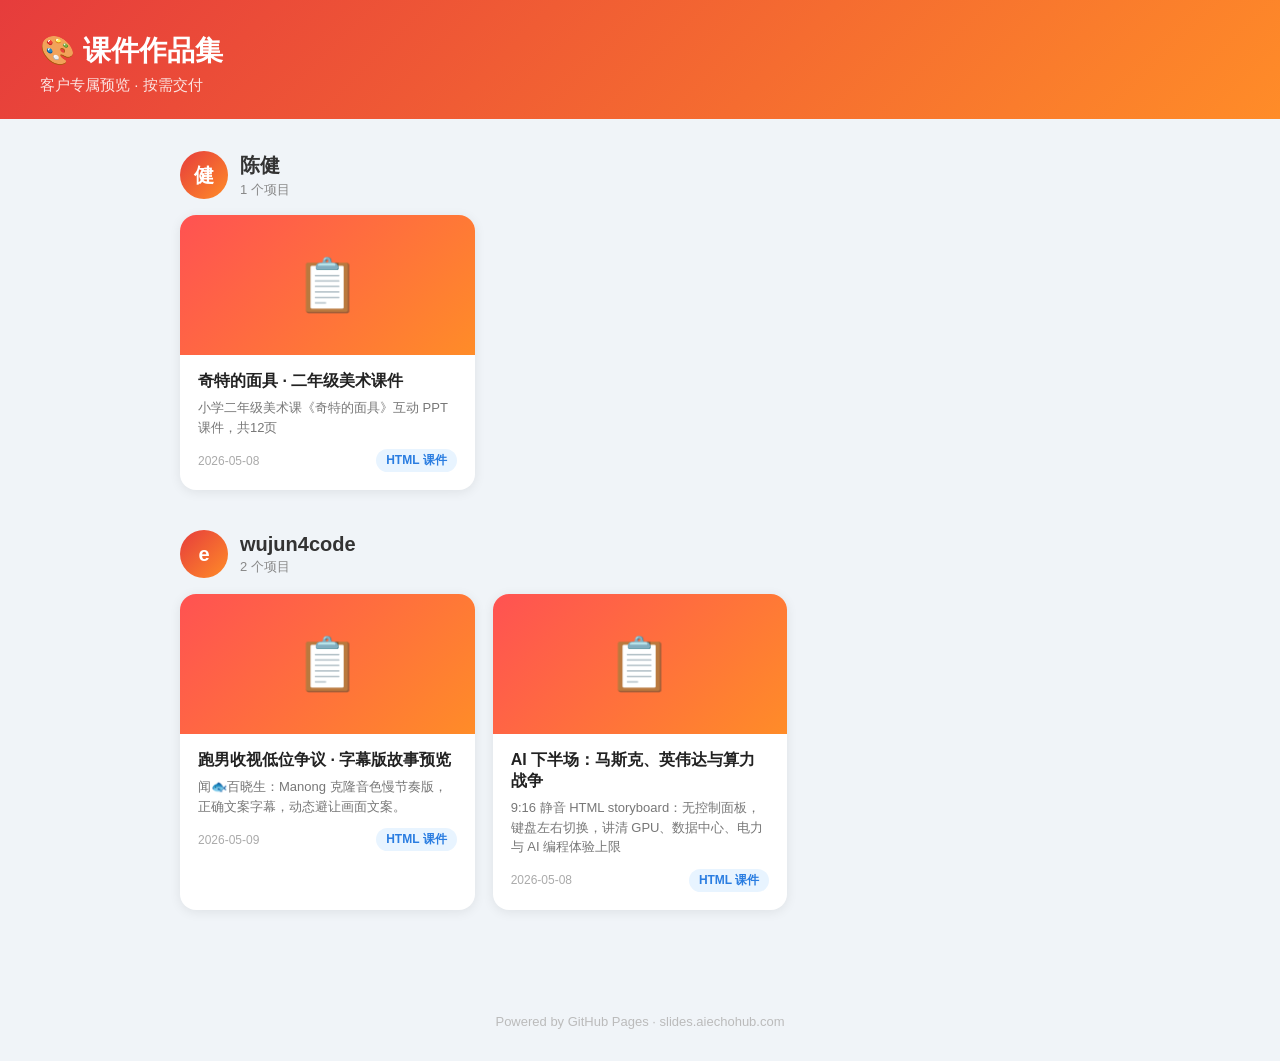
<file: index.html>
<!DOCTYPE html>
<html lang="zh-CN">
<head>
<meta charset="UTF-8">
<meta name="viewport" content="width=device-width, initial-scale=1.0">
<title>课件作品集</title>
<style>
  * { margin: 0; padding: 0; box-sizing: border-box; }
  body {
    font-family: 'Microsoft YaHei', 'PingFang SC', 'Noto Sans CJK SC', sans-serif;
    background: #f0f4f8;
    min-height: 100vh;
  }
  header {
    background: linear-gradient(135deg, #e63c3c, #ff8c28);
    color: #fff;
    padding: 32px 40px 24px;
  }
  header h1 { font-size: 28px; margin-bottom: 6px; }
  header p  { opacity: .85; font-size: 15px; }

  .container { max-width: 960px; margin: 0 auto; padding: 32px 20px; }

  .client-section { margin-bottom: 40px; }
  .client-header {
    display: flex; align-items: center; gap: 12px;
    margin-bottom: 16px;
  }
  .client-avatar {
    width: 48px; height: 48px; border-radius: 50%;
    background: linear-gradient(135deg, #e63c3c, #ff8c28);
    color: #fff; font-size: 20px; font-weight: bold;
    display: flex; align-items: center; justify-content: center;
    flex-shrink: 0;
  }
  .client-name { font-size: 20px; font-weight: bold; color: #333; }
  .client-meta { font-size: 13px; color: #888; margin-top: 2px; }

  .project-grid {
    display: grid;
    grid-template-columns: repeat(auto-fill, minmax(280px, 1fr));
    gap: 18px;
  }
  .project-card {
    background: #fff;
    border-radius: 16px;
    overflow: hidden;
    box-shadow: 0 2px 12px rgba(0,0,0,.08);
    transition: transform .15s, box-shadow .15s;
    text-decoration: none;
    color: inherit;
    display: block;
  }
  .project-card:hover {
    transform: translateY(-4px);
    box-shadow: 0 8px 24px rgba(0,0,0,.14);
  }
  .card-thumb {
    height: 140px;
    background: linear-gradient(135deg, #ff5252, #ff8c28);
    display: flex; align-items: center; justify-content: center;
    font-size: 52px;
  }
  .card-body { padding: 16px 18px 18px; }
  .card-title { font-size: 16px; font-weight: bold; color: #222; margin-bottom: 6px; }
  .card-desc  { font-size: 13px; color: #777; line-height: 1.5; margin-bottom: 12px; }
  .card-meta  { display: flex; align-items: center; justify-content: space-between; }
  .card-date  { font-size: 12px; color: #aaa; }
  .card-badge {
    background: #fff0e6; color: #ff6b1a;
    font-size: 12px; font-weight: bold;
    padding: 3px 10px; border-radius: 20px;
  }
  .card-badge.html { background: #e8f4ff; color: #2a7de1; }
  .card-badge.video { background: #edfaf1; color: #27ae60; }

  footer {
    text-align: center; padding: 32px 20px;
    font-size: 13px; color: #bbb;
  }
</style>
</head>
<body>

<header>
  <h1>🎨 课件作品集</h1>
  <p>客户专属预览 · 按需交付</p>
</header>

<div class="container" id="app">
  <p style="color:#aaa;text-align:center;padding:40px">加载中…</p>
</div>

<footer>Powered by GitHub Pages · slides.aiechohub.com</footer>

<script>
const EMOJI_MAP = { html: '📋', video: '🎬' };
const BADGE_MAP = { html: 'html', video: 'video' };
const BADGE_LABEL = { html: 'HTML 课件', video: '视频' };

async function load() {
  const res = await fetch('data/clients.json');
  const clients = await res.json();
  const app = document.getElementById('app');
  app.innerHTML = '';

  if (!clients.length) {
    app.innerHTML = '<p style="color:#aaa;text-align:center;padding:40px">暂无内容</p>';
    return;
  }

  clients.forEach(client => {
    const sec = document.createElement('div');
    sec.className = 'client-section';

    const initial = client.name.slice(-1); // 取最后一个字做头像
    sec.innerHTML = `
      <div class="client-header">
        <div class="client-avatar">${initial}</div>
        <div>
          <div class="client-name">${client.name}</div>
          <div class="client-meta">${client.projects.length} 个项目</div>
        </div>
      </div>
      <div class="project-grid" id="grid-${client.id}"></div>
    `;
    app.appendChild(sec);

    const grid = sec.querySelector(`#grid-${client.id}`);
    client.projects.forEach(proj => {
      const card = document.createElement('a');
      card.className = 'project-card';
      card.href = proj.url;
      card.target = '_blank';
      card.innerHTML = `
        <div class="card-thumb">${EMOJI_MAP[proj.type] || '📄'}</div>
        <div class="card-body">
          <div class="card-title">${proj.title}</div>
          <div class="card-desc">${proj.description}</div>
          <div class="card-meta">
            <span class="card-date">${proj.created_at}</span>
            <span class="card-badge ${BADGE_MAP[proj.type]}">${BADGE_LABEL[proj.type] || proj.type}</span>
          </div>
        </div>
      `;
      grid.appendChild(card);
    });
  });
}

load().catch(e => {
  document.getElementById('app').innerHTML =
    `<p style="color:#e00;text-align:center;padding:40px">加载失败: ${e.message}</p>`;
});
</script>
</body>
</html>
</file>
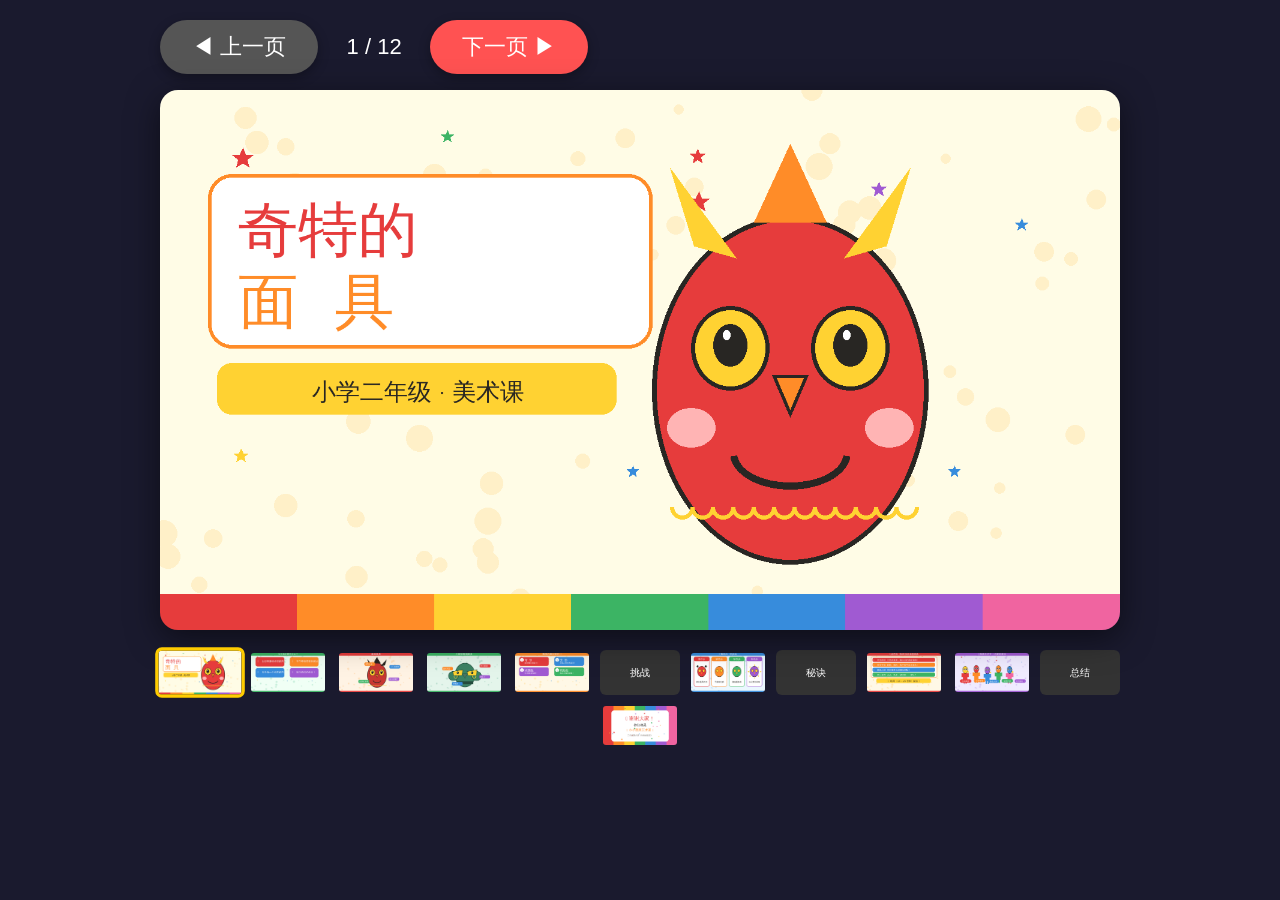
<file: stories/king-mask-ppt/index.html>
<!DOCTYPE html>
<html lang="zh-CN">
<head>
<meta charset="UTF-8">
<meta name="viewport" content="width=device-width, initial-scale=1.0">
<title>奇特的面具 · 二年级美术课件 v2</title>
<style>
  * { margin: 0; padding: 0; box-sizing: border-box; }
  body {
    font-family: 'Microsoft YaHei', 'PingFang SC', 'Noto Sans CJK SC', sans-serif;
    background: #1a1a2e;
    display: flex;
    flex-direction: column;
    align-items: center;
    min-height: 100vh;
    padding: 20px;
  }
  .deck {
    width: 100%;
    max-width: 960px;
  }
  .slide {
    width: 100%;
    aspect-ratio: 16/9;
    border-radius: 18px;
    overflow: hidden;
    margin-bottom: 20px;
    box-shadow: 0 8px 32px rgba(0,0,0,0.5);
    position: relative;
    display: none;
  }
  .slide.active {
    display: block;
  }
  .slide img {
    width: 100%;
    height: 100%;
    object-fit: cover;
    display: block;
  }
  /* Slides with custom HTML */
  .slide-html {
    width: 100%;
    aspect-ratio: 16/9;
    border-radius: 18px;
    overflow: hidden;
    margin-bottom: 20px;
    box-shadow: 0 8px 32px rgba(0,0,0,0.5);
    display: none;
  }
  .slide-html.active { display: block; }

  /* ── nav ── */
  .nav {
    display: flex;
    align-items: center;
    gap: 16px;
    margin-bottom: 16px;
  }
  .btn {
    background: #ff5252;
    color: #fff;
    border: none;
    border-radius: 50px;
    padding: 12px 32px;
    font-size: 22px;
    cursor: pointer;
    font-family: inherit;
    transition: transform .1s, background .15s;
    box-shadow: 0 4px 12px rgba(0,0,0,0.3);
  }
  .btn:hover { background: #ff1744; transform: scale(1.05); }
  .btn:disabled { background: #555; cursor: default; transform: none; }
  .counter {
    color: #fff;
    font-size: 22px;
    min-width: 80px;
    text-align: center;
  }
  .thumb-row {
    display: flex;
    gap: 8px;
    flex-wrap: wrap;
    justify-content: center;
    margin-top: 12px;
  }
  .thumb {
    width: 80px;
    height: 45px;
    border-radius: 6px;
    overflow: hidden;
    cursor: pointer;
    border: 3px solid transparent;
    transition: border-color .15s, transform .1s;
  }
  .thumb img { width: 100%; height: 100%; object-fit: cover; }
  .thumb.cur { border-color: #ffcc00; transform: scale(1.12); }
  .thumb.html-thumb {
    display: flex; align-items: center; justify-content: center;
    font-size: 10px; color: #fff; background: #333;
  }

  /* ── custom HTML slides ── */
  .s-quiz, .s-tips, .s-summary {
    width: 100%;
    height: 100%;
    padding: 0;
    font-family: inherit;
  }

  /* Quiz slide */
  .s-quiz {
    background: #fffbf0;
    display: flex;
    flex-direction: column;
  }
  .s-quiz .top-bar {
    background: #ff8c28; padding: 14px 24px;
    color: #fff; font-size: clamp(18px, 2.5vw, 26px); font-weight: bold;
  }
  .s-quiz .q-grid {
    flex: 1; display: grid; grid-template-columns: 1fr 1fr; gap: 14px;
    padding: 16px;
  }
  .s-quiz .q-card {
    border-radius: 22px; padding: 18px 22px;
    color: #fff; font-size: clamp(14px, 2vw, 22px); font-weight: bold;
    display: flex; align-items: center; gap: 14px;
    box-shadow: 0 4px 14px rgba(0,0,0,.15);
  }
  .s-quiz .q-num {
    font-size: clamp(28px, 4vw, 52px); font-weight: 900;
    background: rgba(255,255,255,.25); border-radius: 50%;
    width: 1.4em; height: 1.4em; display: flex; align-items: center;
    justify-content: center; flex-shrink: 0;
  }
  .s-quiz .bot { background: #ff8c28; padding: 10px; }

  /* Tips slide */
  .s-tips {
    background: #ebfff5;
    display: flex; flex-direction: column;
  }
  .s-tips .top-bar {
    background: #3cb464; padding: 14px 24px;
    color: #fff; font-size: clamp(18px, 2.5vw, 26px); font-weight: bold;
  }
  .s-tips .tips-grid {
    flex: 1; display: grid; grid-template-columns: 1fr 1fr; gap: 12px;
    padding: 14px;
  }
  .s-tips .tip-card {
    border-radius: 22px; padding: 14px 18px; color: #fff;
    font-size: clamp(13px, 1.8vw, 20px); font-weight: bold;
    box-shadow: 0 4px 14px rgba(0,0,0,.12);
  }
  .s-tips .tip-card .tip-title { font-size: 1.3em; margin-bottom: 4px; }
  .s-tips .tip-card .tip-last { grid-column: 1 / -1; }
  .s-tips .bot { background: #3cb464; padding: 10px; }

  /* Summary slide */
  .s-summary {
    background: #fff8e6;
    display: flex; flex-direction: column;
  }
  .s-summary .top-bar {
    background: #e63c3c; padding: 14px 24px;
    color: #fff; font-size: clamp(18px, 2.5vw, 26px); font-weight: bold;
  }
  .s-summary .sum-grid {
    flex: 1; display: grid; grid-template-columns: 1fr 1fr; gap: 14px;
    padding: 14px;
  }
  .s-summary .sum-card {
    border-radius: 22px; padding: 14px 22px; color: #fff;
    font-size: clamp(15px, 2vw, 24px); font-weight: bold;
    display: flex; align-items: center; gap: 14px;
    box-shadow: 0 4px 14px rgba(0,0,0,.12);
  }
  .s-summary .sum-num {
    font-size: 2.4em; font-weight: 900;
    background: rgba(255,255,255,.25); border-radius: 50%;
    width: 1.3em; height: 1.3em; display: flex; align-items: center;
    justify-content: center; flex-shrink: 0;
  }
  .s-summary .bot { background: #e63c3c; padding: 10px; }
</style>
</head>
<body>

<div class="deck">
  <div class="nav">
    <button class="btn" id="prev" onclick="go(-1)">◀ 上一页</button>
    <span class="counter" id="counter">1 / 12</span>
    <button class="btn" id="next" onclick="go(1)">下一页 ▶</button>
  </div>

  <!-- 1 封面 -->
  <div class="slide active" data-idx="0">
    <img src="assets_v2/cover.png" alt="封面">
  </div>

  <!-- 2 学习目标 -->
  <div class="slide" data-idx="1">
    <img src="assets_v2/goals.png" alt="学习目标">
  </div>

  <!-- 3 傩戏面具 -->
  <div class="slide" data-idx="2">
    <img src="assets_v2/nuo.png" alt="傩戏面具">
  </div>

  <!-- 4 三星堆面具 -->
  <div class="slide" data-idx="3">
    <img src="assets_v2/sanxingdui.png" alt="三星堆面具">
  </div>

  <!-- 5 魔法密码 -->
  <div class="slide" data-idx="4">
    <img src="assets_v2/secrets.png" alt="魔法密码">
  </div>

  <!-- 6 挑战问答 (HTML) -->
  <div class="slide-html" data-idx="5">
    <div class="s-quiz" style="height:100%">
      <div class="top-bar">🙋 来挑战！你能回答吗？</div>
      <div class="q-grid">
        <div class="q-card" style="background:#e63c3c">
          <div class="q-num">1</div>
          <div>面具的眼睛为什么要做大？</div>
        </div>
        <div class="q-card" style="background:#ff8c28">
          <div class="q-num">2</div>
          <div>傩戏面具为什么用红色？</div>
        </div>
        <div class="q-card" style="background:#378cdc">
          <div class="q-num">3</div>
          <div>三星堆面具最特别的地方是？</div>
        </div>
        <div class="q-card" style="background:#3cb464">
          <div class="q-num">4</div>
          <div>撕纸法第几步贴五官？</div>
        </div>
      </div>
      <div class="bot"></div>
    </div>
  </div>

  <!-- 7 撕纸步骤 -->
  <div class="slide" data-idx="6">
    <img src="assets_v2/steps.png" alt="步骤">
  </div>

  <!-- 8 设计小秘诀 (HTML) -->
  <div class="slide-html" data-idx="7">
    <div class="s-tips" style="height:100%">
      <div class="top-bar">💡 让你的面具更奇特！小秘诀</div>
      <div class="tips-grid">
        <div class="tip-card" style="background:#e63c3c">
          <div class="tip-title">⭐ 外形</div>
          不一定是圆的，波浪形、尖角都可以！
        </div>
        <div class="tip-card" style="background:#ff8c28">
          <div class="tip-title">👁️ 眼睛</div>
          又大又长，眉毛飞起来！
        </div>
        <div class="tip-card" style="background:#378cdc">
          <div class="tip-title">👃 鼻子</div>
          变大，或者变成三角形！
        </div>
        <div class="tip-card" style="background:#a05ad2">
          <div class="tip-title">🎨 颜色</div>
          冷+暖对比，越大胆越好看！
        </div>
        <div class="tip-card tip-last" style="background:#3cb464; grid-column: 1 / -1">
          <div class="tip-title">✨ 装饰</div>
          点、线、波浪纹加进去！
        </div>
      </div>
      <div class="bot"></div>
    </div>
  </div>

  <!-- 9 动手任务 -->
  <div class="slide" data-idx="8">
    <img src="assets_v2/task.png" alt="任务卡">
  </div>

  <!-- 10 展示评价 -->
  <div class="slide" data-idx="9">
    <img src="assets_v2/show.png" alt="展示评价">
  </div>

  <!-- 11 总结 (HTML) -->
  <div class="slide-html" data-idx="10">
    <div class="s-summary" style="height:100%">
      <div class="top-bar">🏆 今天我们学了什么？</div>
      <div class="sum-grid">
        <div class="sum-card" style="background:#e63c3c">
          <div class="sum-num">1</div>
          <div>面具可以表达不同感受</div>
        </div>
        <div class="sum-card" style="background:#ff8c28">
          <div class="sum-num">2</div>
          <div>夸张+变形让面具更神奇</div>
        </div>
        <div class="sum-card" style="background:#378cdc">
          <div class="sum-num">3</div>
          <div>撕纸法做出自然边缘</div>
        </div>
        <div class="sum-card" style="background:#a05ad2">
          <div class="sum-num">4</div>
          <div>你的创意最棒！🎉</div>
        </div>
      </div>
      <div class="bot"></div>
    </div>
  </div>

  <!-- 12 结束 -->
  <div class="slide" data-idx="11">
    <img src="assets_v2/bye.png" alt="结束">
  </div>

  <!-- 缩略图导航 -->
  <div class="thumb-row" id="thumbs"></div>
</div>

<script>
const TOTAL = 12;
let cur = 0;

// Build thumbnails
const thumbRow = document.getElementById('thumbs');
const htmlThumbLabels = {5:'挑战', 7:'秘诀', 10:'总结'};
for (let i = 0; i < TOTAL; i++) {
  const d = document.createElement('div');
  d.className = 'thumb' + (i === 0 ? ' cur' : '');
  if (htmlThumbLabels[i]) {
    d.classList.add('html-thumb');
    d.innerHTML = `<span>${htmlThumbLabels[i]}</span>`;
  } else {
    const imgSrcs = ['cover','goals','nuo','sanxingdui','secrets',null,'steps',null,'task','show',null,'bye'];
    const img = document.createElement('img');
    img.src = `assets_v2/${imgSrcs[i]}.png`;
    d.appendChild(img);
  }
  d.onclick = (i => () => goTo(i))(i);
  thumbRow.appendChild(d);
}

function getSlides() {
  return [...document.querySelectorAll('.slide, .slide-html')];
}

function goTo(n) {
  const slides = getSlides();
  slides[cur].classList.remove('active');
  document.querySelectorAll('.thumb')[cur].classList.remove('cur');
  cur = Math.max(0, Math.min(TOTAL - 1, n));
  slides[cur].classList.add('active');
  document.querySelectorAll('.thumb')[cur].classList.add('cur');
  document.querySelectorAll('.thumb')[cur].scrollIntoView({block:'nearest', inline:'center'});
  document.getElementById('counter').textContent = `${cur+1} / ${TOTAL}`;
  document.getElementById('prev').disabled = cur === 0;
  document.getElementById('next').disabled = cur === TOTAL - 1;
}

function go(d) { goTo(cur + d); }

// Keyboard
document.addEventListener('keydown', e => {
  if (e.key === 'ArrowRight' || e.key === 'ArrowDown') go(1);
  if (e.key === 'ArrowLeft'  || e.key === 'ArrowUp')   go(-1);
});

goTo(0);
</script>
</body>
</html>
</file>
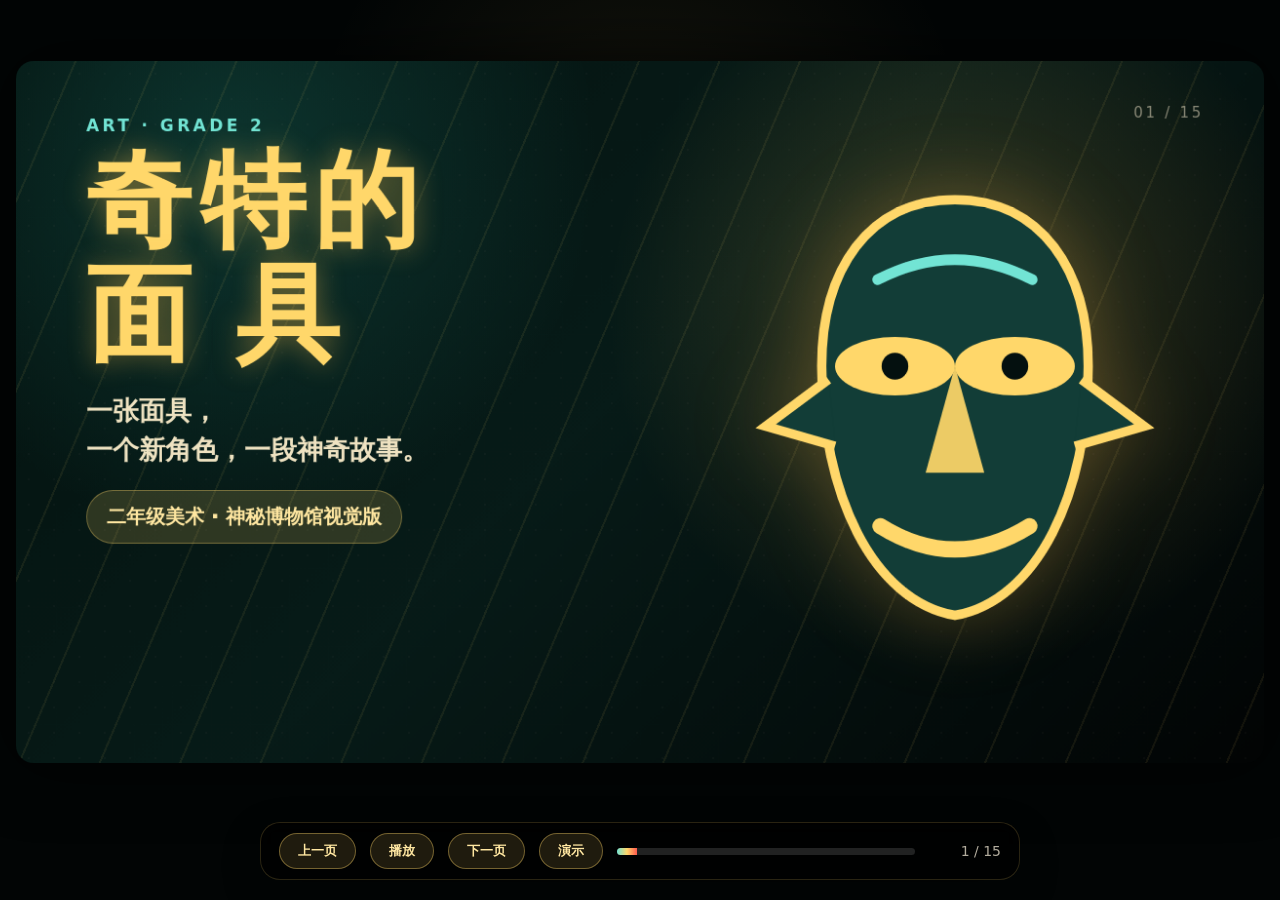
<file: clients/chen-jian/king-mask-ppt/index.html>
<!doctype html>
<html lang="zh-CN">
<head>
<meta charset="utf-8" />
<meta name="viewport" content="width=device-width, initial-scale=1" />
<title>奇特的面具 · 学生课堂PPT预览</title>
<style>
:root{--scale:1;--shell-w:1280px;--shell-h:720px;--safe-pad:16px;--control-h:66px}
*{box-sizing:border-box;margin:0;padding:0}
html,body{width:100%;height:100%;overflow:hidden;background:#020505;color:#f7efd8;font-family:-apple-system,BlinkMacSystemFont,"Segoe UI","Noto Sans CJK SC","Microsoft YaHei",system-ui,sans-serif}
body{min-height:100vh;min-height:100svh;display:flex;align-items:center;justify-content:center;overscroll-behavior:none;touch-action:manipulation}
body.presenting .viewport{grid-template-rows:minmax(0,1fr);gap:0}
body.presenting .control-host{display:none}
body.presenting .stage{border-radius:0;box-shadow:none}
.viewport{width:100vw;height:100vh;height:100svh;display:grid;grid-template-rows:minmax(0,1fr) auto;place-items:center;padding:var(--safe-pad);gap:10px;overflow:hidden;background:radial-gradient(circle at 50% 18%,rgba(255,215,106,.08),transparent 34%),#020505}
.stage-shell{position:relative;width:var(--shell-w);height:var(--shell-h);max-width:100%;max-height:100%;display:grid;place-items:center;overflow:visible}
.stage{position:absolute;left:50%;top:50%;width:1280px;height:720px;transform:translate(-50%,-50%) scale(var(--scale));transform-origin:center center;background:radial-gradient(circle at 76% 36%,rgba(255,198,84,.2),transparent 34%),radial-gradient(circle at 17% 14%,rgba(57,226,203,.16),transparent 31%),linear-gradient(135deg,#04120f 0%,#071b18 48%,#020404 100%);overflow:hidden;box-shadow:0 0 70px rgba(0,0,0,.78);border-radius:18px;will-change:transform}
.stage:before{content:"";position:absolute;inset:-22%;background:repeating-linear-gradient(115deg,rgba(255,215,106,.075) 0 2px,transparent 2px 76px);transform:rotate(-2deg)}
.grain{position:absolute;inset:0;background-image:radial-gradient(rgba(255,244,210,.14) 1px,transparent 1px);background-size:26px 26px;opacity:.17;mix-blend-mode:screen}.slide{position:absolute;inset:0;padding:56px 72px 88px;opacity:0;transform:scale(1.012);transition:opacity .36s ease,transform .36s ease;pointer-events:none}.slide.active{opacity:1;transform:scale(1);pointer-events:auto}.page{position:absolute;right:62px;top:44px;font-size:15px;letter-spacing:.18em;color:rgba(232,222,194,.56)}.kicker{font-size:17px;letter-spacing:.2em;color:#72e4d4;text-transform:uppercase;font-weight:900}.title{font-family:"Noto Serif CJK SC","Songti SC",serif;font-size:64px;line-height:1.08;font-weight:1000;color:#ffd76a;text-shadow:0 0 28px rgba(242,181,71,.45);margin-top:10px;max-width:960px}.title.big{font-size:108px;letter-spacing:.08em}.subtitle{font-size:27px;line-height:1.46;color:#eee2c1;margin-top:20px;max-width:760px;font-weight:720}.flow{position:absolute;left:72px;right:72px;bottom:28px;height:46px;display:grid;grid-template-columns:repeat(5,1fr);gap:8px;z-index:5}.flow div{border-radius:999px;border:1px solid rgba(255,215,106,.22);background:rgba(2,12,11,.52);display:grid;place-items:center;color:rgba(246,239,217,.55);font-size:16px;font-weight:850}.flow div.on{background:linear-gradient(90deg,rgba(255,215,106,.95),rgba(114,228,212,.9));color:#04100f;box-shadow:0 0 24px rgba(255,215,106,.26)}.mask{position:absolute;right:112px;top:104px;width:410px;height:500px;filter:drop-shadow(0 0 40px rgba(242,181,71,.28))}.mask svg{width:100%;height:100%}.bronze{fill:#123d37;stroke:#ffd76a;stroke-width:7}.gold{fill:#ffd76a}.badge{display:inline-flex;align-items:center;gap:10px;margin-top:22px;padding:13px 20px;border-radius:999px;background:rgba(255,215,106,.16);border:1px solid rgba(255,215,106,.34);font-size:20px;color:#ffe7a1;font-weight:950}.cards{display:grid;grid-template-columns:repeat(4,1fr);gap:20px;margin-top:38px;max-width:1120px}.card{min-height:142px;padding:25px;border-radius:24px;background:rgba(8,22,20,.8);border:1px solid rgba(114,228,212,.26);box-shadow:inset 0 1px 0 rgba(255,255,255,.06),0 16px 52px rgba(0,0,0,.24)}.card b{display:block;color:#ffd76a;font-size:26px;margin-bottom:12px}.card span{font-size:21px;line-height:1.42;color:#ecdfbd}.split{display:grid;grid-template-columns:1fr 1fr;gap:38px;margin-top:34px}.imagebox{height:370px;border-radius:34px;background:linear-gradient(145deg,rgba(7,20,19,.92),rgba(24,54,49,.78));border:1px solid rgba(255,215,106,.36);position:relative;overflow:hidden;box-shadow:0 22px 70px rgba(0,0,0,.24)}.label{position:absolute;padding:10px 16px;border-radius:999px;background:#ffd76a;color:#06100f;font-size:19px;font-weight:1000;box-shadow:0 8px 26px rgba(0,0,0,.25)}.huge{font-size:108px;line-height:1;font-weight:1000;color:#ff594d;text-shadow:0 0 34px rgba(255,89,77,.4)}.prompt{position:absolute;left:72px;bottom:148px;right:72px;min-height:110px;padding:22px 28px;border-radius:26px;background:rgba(4,17,16,.86);border:1px solid rgba(255,215,106,.28);box-shadow:0 18px 60px rgba(0,0,0,.25)}.slide.steps-slide .prompt{bottom:128px;min-height:82px;padding:16px 24px}.slide.steps-slide .prompt b{font-size:21px;margin-bottom:5px}.slide.steps-slide .prompt span{font-size:22px;line-height:1.25}.slide.steps-slide .flow{bottom:28px}.slide.steps-slide .title{font-size:58px}.slide.steps-slide .subtitle{font-size:24px;line-height:1.32;margin-top:12px}.prompt b{display:block;font-size:24px;color:#72e4d4;margin-bottom:8px}.prompt span{font-size:26px;line-height:1.38;color:#f7efd8;font-weight:850}.steps{display:grid;grid-template-columns:repeat(4,1fr);gap:18px;margin-top:28px;max-width:1120px}.step{height:148px;border-radius:25px;padding:18px 20px;background:rgba(4,17,16,.86);border:1px solid rgba(255,215,106,.32);position:relative;box-shadow:0 18px 54px rgba(0,0,0,.22)}.step:before{content:attr(data-n);position:absolute;top:-22px;left:24px;width:52px;height:52px;border-radius:50%;background:#ffd76a;color:#05100f;display:grid;place-items:center;font-size:25px;font-weight:1000}.step b{display:block;color:#72e4d4;font-size:28px;margin:18px 0 8px}.step span{font-size:18.5px;line-height:1.26;color:#e7dcbf;font-weight:750}.task{font-size:31px;line-height:1.42;color:#f8edcc;font-weight:950;max-width:620px;margin-top:30px}.rubric{position:absolute;right:72px;top:276px;width:500px;display:grid;grid-template-columns:repeat(2,1fr);gap:14px;margin-top:0;z-index:4}.rubric div{min-height:106px;padding:18px 20px;border-radius:22px;background:rgba(8,22,20,.82);border:1px solid rgba(255,215,106,.28)}.rubric b{display:block;color:#ffd76a;font-size:22px;margin-bottom:7px}.rubric span{font-size:18px;line-height:1.35;color:#e8dec2}.gallery{display:grid;grid-template-columns:repeat(3,1fr);gap:20px;margin-top:32px;max-width:970px}.work{height:148px;border-radius:24px;border:1px solid rgba(255,215,106,.28);background:radial-gradient(circle at 50% 30%,rgba(255,215,106,.16),transparent 42%),rgba(7,20,19,.8);position:relative}.work:before{content:"";position:absolute;left:50%;top:50%;width:82px;height:98px;transform:translate(-50%,-50%);border-radius:46% 46% 40% 40%;background:#16423c;border:4px solid #ffd76a}.quote{font-size:44px;line-height:1.42;color:#f8edcc;font-weight:950;max-width:980px;margin-top:48px}.invite{position:absolute;right:86px;top:178px;width:455px;padding:32px;border-radius:28px;background:linear-gradient(145deg,#f2d28a,#b77a2d);color:#130b04;box-shadow:0 30px 80px rgba(0,0,0,.35);transform:rotate(-2deg);z-index:2}.invite b{display:block;font-size:36px;margin-bottom:14px}.invite p{font-size:23px;line-height:1.42;font-weight:900}
.control-host{width:min(760px,calc(100vw - var(--safe-pad) * 2));height:var(--control-h);display:flex;align-items:center;justify-content:center;z-index:20}.controls{width:100%;height:58px;background:rgba(0,0,0,.72);border:1px solid rgba(255,215,106,.16);display:flex;align-items:center;gap:14px;padding:0 18px;border-radius:20px;backdrop-filter:blur(10px);box-shadow:0 14px 38px rgba(0,0,0,.28)}button{border:1px solid rgba(255,215,106,.38);background:rgba(255,215,106,.12);color:#ffe7a1;border-radius:999px;height:36px;padding:0 18px;font-weight:900;cursor:pointer;white-space:nowrap}.bar{height:7px;border-radius:99px;flex:1;background:rgba(255,255,255,.13);overflow:hidden;min-width:54px}.bar i{display:block;height:100%;width:0;background:linear-gradient(90deg,#72e4d4,#ffd76a,#ff594d)}.small{font-size:14px;color:rgba(246,239,217,.72);min-width:72px;text-align:right}.mini{font-size:22px;color:rgba(246,239,217,.78);line-height:1.55;margin-top:16px;max-width:820px;font-weight:700}
@media(max-width:700px){:root{--safe-pad:8px;--control-h:58px}.viewport{gap:6px}.control-host{width:calc(100vw - 16px)}.controls{height:52px;border-radius:16px;padding:0 10px;gap:8px}button{height:34px;padding:0 10px;font-size:13px}.small{font-size:12px;min-width:44px}.bar{height:6px;min-width:36px}}
@media(max-width:380px){.controls{gap:6px;padding:0 8px}button{padding:0 8px;font-size:12px}.small{display:none}}
@media(orientation:landscape) and (max-height:520px){:root{--safe-pad:6px;--control-h:48px}.viewport{gap:4px}.controls{height:44px;border-radius:14px;padding:0 10px}.control-host{height:48px}button{height:31px;font-size:12px;padding:0 10px}.small{font-size:12px}}

/* 第13页：走秀页独立布局，避免介绍句式遮挡展示卡片 */
.show-gallery{grid-template-columns:repeat(3,1fr);gap:22px;margin-top:34px;max-width:960px}
.show-gallery .work{height:142px}
.show-prompt{left:112px;right:112px;bottom:120px;min-height:98px;padding:18px 28px;z-index:4}
.show-prompt b{font-size:23px;margin-bottom:6px}
.show-prompt span{font-size:25px;line-height:1.28}
</style>
</head>
<body>
<main class="viewport">
  <div class="stage-shell" id="stageShell"><div class="stage" id="stage"><div class="grain"></div></div></div>
  <div class="control-host" id="controlHost"></div>
</main>
<script>
const flow=['进门','发现','学招','创作','亮相'];
const slides=[
{phase:-1,t:'奇特的',big:'面 具',k:'ART · GRADE 2',sub:'一张面具，\n一个新角色，一段神奇故事。',kind:'cover'},
{phase:-1,t:'今天，我们收到了一份神秘邀请',k:'MISSION START',sub:'面具王国正在寻找新的设计师。\n准备好了吗？',kind:'mission'},
{phase:-1,t:'本节课挑战',k:'TODAY\'S CHALLENGE',sub:'观察面具的奇特造型，\n用夸张和变形设计自己的面具。',kind:'goals'},
{phase:0,t:'神秘礼盒里，藏着什么？',k:'STEP 1 · HOOK',sub:'它可能让一个普通人，\n变成勇士、神兽、国王，或者精灵。',kind:'gift'},
{phase:0,t:'古老的傩戏面具',k:'CULTURE',sub:'看看它的表情、颜色和五官，\n你觉得它像什么角色？',kind:'nuo'},
{phase:1,t:'面具王国邀请函',k:'MISSION',sub:'请你为面具王国，\n创造一位从没见过的新角色。',kind:'invite'},
{phase:1,t:'真实人脸 vs 三星堆面具',k:'COMPARE',sub:'同样是脸，为什么这一张让人一眼忘不了？',kind:'compare'},
{phase:1,t:'奇特的秘密：夸张！',k:'DESIGN CODE',sub:'把普通的五官，\n变得更大、更长、更有力量。',kind:'secrets'},
{phase:2,t:'工具台准备好了',k:'MATERIALS',sub:'纸、彩笔、剪刀、胶棒……\n材料越会组合，角色越有生命。',kind:'materials'},
{phase:2,t:'四步做出面具造型',k:'MAKE IT',sub:'跟着步骤来：\n折、撕、贴、添。',kind:'steps'},
{phase:2,t:'让面具更有“角色感”',k:'DESIGN TIPS',sub:'不只是做一张脸，\n而是设计一个有性格的角色。',kind:'tips'},
{phase:3,t:'开始创作：我的神秘面具',k:'CREATE',sub:'请为你的面具起一个名字，\n让它有外形，也有故事。',kind:'task'},
{phase:4,t:'面具走秀时间',k:'SHOW TIME',sub:'展示你的作品，\n用一句话介绍它的力量。',kind:'show'},
{phase:4,t:'国王的悄悄话',k:'REFLECTION',sub:'真正厉害的面具，\n不是最复杂，而是最有想法。',kind:'king'},
{phase:4,t:'面具王国，下次再见',k:'THE END',sub:'愿你以后看到每一张脸，\n都能发现藏在背后的故事。',kind:'bye'}
];
const stage=document.getElementById('stage');const shell=document.getElementById('stageShell');const controlHost=document.getElementById('controlHost');let idx=0,playing=false,timer=null;
function fitStage(){const root=document.documentElement;const styles=getComputedStyle(root);const presenting=document.body.classList.contains('presenting');const pad=presenting?0:(parseFloat(styles.getPropertyValue('--safe-pad'))||16);const ch=presenting?0:(parseFloat(styles.getPropertyValue('--control-h'))||66);const gap=presenting?0:(window.innerWidth<=700?6:10);const availW=Math.max(120,window.innerWidth-pad*2);const availH=Math.max(90,window.innerHeight-pad*2-ch-gap);const scale=Math.max(0.05,Math.min(availW/1280,availH/720));root.style.setProperty('--scale',scale.toFixed(5));root.style.setProperty('--shell-w',(1280*scale).toFixed(2)+'px');root.style.setProperty('--shell-h',(720*scale).toFixed(2)+'px');}
function maskHTML(style=''){return `<div class="mask" style="${style}"><svg viewBox="0 0 300 360"><path class="bronze" d="M150 25 C85 25 50 78 50 150 C50 245 88 326 150 337 C212 326 250 245 250 150 C250 78 215 25 150 25Z"/><path class="bronze" d="M55 160 L8 195 L60 210"/><path class="bronze" d="M245 160 L292 195 L240 210"/><ellipse class="gold" cx="105" cy="150" rx="45" ry="22"/><ellipse class="gold" cx="195" cy="150" rx="45" ry="22"/><circle cx="105" cy="150" r="10" fill="#04100f"/><circle cx="195" cy="150" r="10" fill="#04100f"/><path d="M150 150 L128 230 L172 230Z" fill="#ffd76a" opacity=".92"/><path d="M94 270 Q150 305 206 270" fill="none" stroke="#ffd76a" stroke-width="12" stroke-linecap="round"/><path d="M92 85 Q150 55 208 85" fill="none" stroke="#72e4d4" stroke-width="8" stroke-linecap="round"/></svg></div>`}
function flowHTML(p){return `<div class="flow">${flow.map((x,i)=>`<div class="${i===p?'on':''}">${i+1}. ${x}</div>`).join('')}</div>`}
function base(s,n){return `<section class="slide active ${s.kind==='steps'?'steps-slide':''}"><div class="page">${String(n+1).padStart(2,'0')} / ${slides.length}</div><div class="kicker">${s.k}</div><h1 class="title ${s.kind==='cover'?'big':''}">${s.kind==='cover'?s.t+'<br>'+s.big:s.t}</h1><div class="subtitle">${s.sub.replace(/\n/g,'<br>')}</div>${s.phase>=0?flowHTML(s.phase):''}</section>`}
function promptBox(label,text){return `<div class="prompt"><b>${label}</b><span>${text}</span></div>`}
function render(){fitStage();const s=slides[idx];let html='<div class="grain"></div>';html+=base(s,idx).replace('</section>',extra(s)+`</section>`);stage.innerHTML=html;controlHost.innerHTML=`<div class="controls"><button onclick="prev()" aria-label="上一页">上一页</button><button onclick="toggle()" id="play" aria-label="播放暂停">${playing?'暂停':'播放'}</button><button onclick="next()" aria-label="下一页">下一页</button><button onclick="present()" aria-label="演示模式">演示</button><div class="bar" onclick="seek(event)" role="slider" aria-valuemin="1" aria-valuemax="${slides.length}" aria-valuenow="${idx+1}"><i style="width:${(idx+1)/slides.length*100}%"></i></div><div class="small">${idx+1} / ${slides.length}</div></div>`;}
function extra(s){
if(s.kind==='cover')return maskHTML()+`<div class="badge">二年级美术 · 神秘博物馆视觉版</div>`;
if(s.kind==='mission')return `<div class="invite"><b>面具王国来信</b><p>亲爱的小设计师：<br>请你创造一张奇特的面具，让它拥有自己的名字和故事。</p></div>${maskHTML('left:118px;top:210px;width:270px;height:330px')}`;
if(s.kind==='goals')return `<div class="cards"><div class="card"><b>看一看</b><span>发现面具哪里奇特</span></div><div class="card"><b>说一说</b><span>用眼睛、鼻子、嘴巴描述变化</span></div><div class="card"><b>学一学</b><span>用夸张和变形设计角色</span></div><div class="card"><b>做一做</b><span>完成一张有故事的面具</span></div></div>`;
if(s.kind==='gift')return `<div style="position:absolute;right:160px;top:205px;width:390px;height:300px;border-radius:32px;background:linear-gradient(145deg,rgba(255,215,106,.22),rgba(7,20,19,.9));border:1px solid rgba(255,215,106,.36);display:grid;place-items:center;font-size:122px;box-shadow:0 28px 80px rgba(0,0,0,.32)">🎁</div>${promptBox('想一想','如果戴上它，你会变成谁？')}`;
if(s.kind==='nuo')return maskHTML()+promptBox('观察任务','它的眼睛、嘴巴、颜色，给你什么感觉？');
if(s.kind==='invite')return `<div class="invite"><b>面具王国邀请函</b><p>任务：设计一位新角色。<br>要求：外形奇特，有名字，有故事。</p></div>${promptBox('今天的任务','不是画一张普通的脸，而是创造一个角色。')}`;
if(s.kind==='compare')return `<div class="split"><div class="imagebox"><div class="label" style="left:48px;top:42px">真实人脸</div><div style="position:absolute;left:170px;top:95px;width:180px;height:225px;border-radius:50%;border:8px solid #e7c9a0;background:rgba(255,220,180,.18)"></div></div><div class="imagebox">${maskHTML('right:60px;top:2px;width:310px;height:360px')}<div class="label" style="right:42px;top:42px">眼睛变长</div><div class="label" style="right:42px;top:130px">鼻子变高</div><div class="label" style="right:42px;top:218px">耳朵变大</div></div></div><div class="huge" style="position:absolute;left:610px;top:490px">夸张！</div>`;
if(s.kind==='secrets')return `<div class="cards"><div class="card"><b>放大</b><span>把最重要的地方变大</span></div><div class="card"><b>拉长</b><span>让五官更有方向</span></div><div class="card"><b>上扬</b><span>让角色更有精神</span></div><div class="card"><b>变形</b><span>让它不再普通</span></div></div>${promptBox('记住这句话','普通脸 + 夸张变化 = 奇特面具')}`;
if(s.kind==='materials')return `<div class="cards"><div class="card"><b>纸</b><span>卡纸 / 硬纸板</span></div><div class="card"><b>画</b><span>彩笔 / 油画棒</span></div><div class="card"><b>剪</b><span>剪刀要注意安全</span></div><div class="card"><b>贴</b><span>胶棒 / 彩纸 / 毛线</span></div></div>${promptBox('材料小提醒','先想角色，再选择材料。')}`;
if(s.kind==='steps')return `<div class="steps"><div class="step" data-n="1"><b>折</b><span>对折找中心，左右大致平衡</span></div><div class="step" data-n="2"><b>撕</b><span>撕出面具外形，形状不必规则</span></div><div class="step" data-n="3"><b>贴</b><span>组合眼睛、鼻子、嘴巴</span></div><div class="step" data-n="4"><b>添</b><span>添加纹样、颜色和装饰</span></div></div>${promptBox('面具小秘诀','先有大外形，再加五官，最后让纹样和颜色说话。')}`;
if(s.kind==='tips')return `<div class="cards"><div class="card"><b>突出一个重点</b><span>眼睛、嘴巴或角，至少一个地方特别</span></div><div class="card"><b>纹样有节奏</b><span>重复、对称、粗细变化</span></div><div class="card"><b>颜色有对比</b><span>深浅、冷暖、明暗形成冲击</span></div><div class="card"><b>故事说得出</b><span>它是谁？来自哪里？有什么力量？</span></div></div>`;
if(s.kind==='task')return `<div class="task">创作要求：<br>① 设计一张奇特面具；<br>② 至少用一种夸张方法；<br>③ 加入纹样和颜色对比；<br>④ 给面具起名字，准备一句介绍。</div><div class="rubric"><div><b>造型</b><span>奇特吗？</span></div><div><b>色彩</b><span>有冲击吗？</span></div><div><b>纹样</b><span>有节奏吗？</span></div><div><b>故事</b><span>说得出来吗？</span></div></div>`;
if(s.kind==='show')return `<div class="gallery show-gallery"><div class="work"></div><div class="work"></div><div class="work"></div></div><div class="prompt show-prompt"><b>介绍句式</b><span>我的面具叫____，它最特别的地方是____。</span></div>`;
if(s.kind==='king')return `<div class="quote">“真正厉害的面具，<br>不是最复杂，<br>而是最有想法。”</div>${maskHTML()}`;
if(s.kind==='bye')return `${maskHTML()}<div class="quote">下一次，<br>请带着你的故事回来。</div>`;
return ''}
function present(){document.body.classList.toggle('presenting');fitStage()}function seek(e){const r=e.currentTarget.getBoundingClientRect();const pct=Math.max(0,Math.min(1,(e.clientX-r.left)/r.width));idx=Math.min(slides.length-1,Math.max(0,Math.floor(pct*slides.length)));render()}function next(){idx=Math.min(slides.length-1,idx+1);if(idx===slides.length-1)stop();render()}function prev(){idx=Math.max(0,idx-1);render()}function toggle(){playing?stop():play()}function play(){playing=true;render();timer=setInterval(()=>{if(idx>=slides.length-1){stop();return}idx++;render()},5200)}function stop(){playing=false;if(timer)clearInterval(timer);timer=null;const b=document.getElementById('play');if(b)b.textContent='播放'}
const params=new URLSearchParams(location.search);window.addEventListener('resize',fitStage);window.addEventListener('orientationchange',()=>setTimeout(fitStage,120));document.addEventListener('keydown',e=>{if(e.key==='ArrowRight')next();if(e.key==='ArrowLeft')prev();if(e.code==='Space'){e.preventDefault();toggle()}if(e.key==='f'||e.key==='F'){present()}});if(params.get('present')==='1'){document.body.classList.add('presenting')}const initialSlide=parseInt(params.get('slide')||params.get('page')||'',10);if(Number.isFinite(initialSlide)){idx=Math.max(0,Math.min(slides.length-1,initialSlide-1))}fitStage();render();window.__preview={slides:slides.length,current:()=>idx,audio:()=>false,flow,fit:fitStage,scale:()=>getComputedStyle(document.documentElement).getPropertyValue('--scale')};
</script>
</body>
</html>
</file>
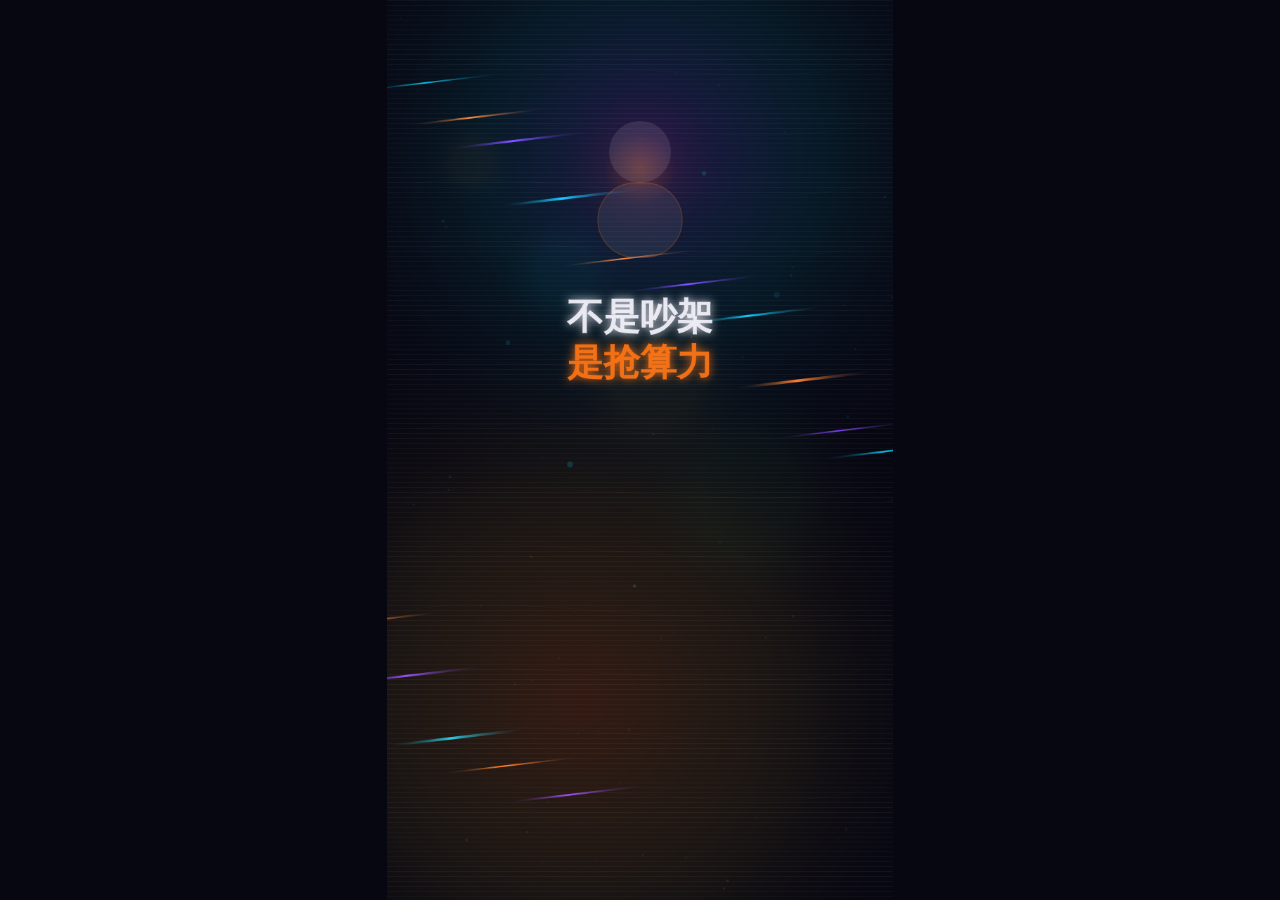
<file: clients/wujun4code/musk-openai-claude-compute-war/index.html>
<!DOCTYPE html>
<html lang="zh-CN">
<head>
<meta charset="UTF-8" />
<meta name="viewport" content="width=device-width,initial-scale=1.0,viewport-fit=cover" />
<title>AI 算力战争｜马斯克 × 英伟达 × 3060</title>
<style>
*{margin:0;padding:0;box-sizing:border-box}
:root{--bg:#070712;--text:#F0EFF8;--muted:rgba(240,239,248,.68);--purple:#7C3AED;--orange:#F97316;--cyan:#06B6D4;--gold:#FBBF24;--red:#EF4444;--green:#22C55E;--blue:#3B82F6}
html,body{width:100%;height:100%;overflow:hidden;background:#070712;font-family:system-ui,-apple-system,BlinkMacSystemFont,"Segoe UI",sans-serif;color:var(--text)}
body{display:flex;align-items:center;justify-content:center}
.stage{position:relative;width:min(100vw,56.25vh);height:min(100vh,177.78vw);aspect-ratio:9/16;background:#070712;overflow:hidden}
canvas{position:absolute;inset:0;width:100%;height:100%;display:block}
.stage:focus{outline:none}
::selection{background:transparent}
</style>
</head>
<body>
<div class="stage" tabindex="0" aria-label="AI 算力战争 storyboard，使用键盘左右键切换画面">
  <canvas id="c" width="720" height="1280"></canvas>
</div>
<script>
'use strict';
const canvas=document.getElementById('c');
const ctx=canvas.getContext('2d');
const W=720,H=1280,DURATION=88;
let currentSlide=0;
let slideStart=performance.now();
let animNow=0;

const scenes=[
  {start:0,end:7.5,fadeI:.8,fadeO:.65,name:'开场钩子'},
  {start:7.5,end:15.5,fadeI:.7,fadeO:.65,name:'不是八卦'},
  {start:15.5,end:23.5,fadeI:.7,fadeO:.65,name:'英伟达转向'},
  {start:23.5,end:31.5,fadeI:.7,fadeO:.65,name:'3060 信号'},
  {start:31.5,end:39.5,fadeI:.7,fadeO:.65,name:'产能分配'},
  {start:39.5,end:48.0,fadeI:.7,fadeO:.65,name:'全行业哄抢'},
  {start:48.0,end:57.0,fadeI:.7,fadeO:.65,name:'程序员体感'},
  {start:57.0,end:66.0,fadeI:.7,fadeO:.65,name:'新基础设施'},
  {start:66.0,end:75.0,fadeI:.7,fadeO:.65,name:'金句升华'},
  {start:75.0,end:82.0,fadeI:.7,fadeO:.65,name:'提问'},
  {start:82.0,end:DURATION,fadeI:.7,fadeO:0,name:'片尾'}
];
const C={bg:'#070712',text:'#F0EFF8',muted:'rgba(240,239,248,.68)',purple:'#7C3AED',orange:'#F97316',cyan:'#06B6D4',gold:'#FBBF24',red:'#EF4444',green:'#22C55E',blue:'#3B82F6'};
const captions=[
  ['你以为马斯克','是在和 OpenAI 吵架？','其实他们抢的是','同一种东西：算力。'],
  ['xAI、OpenAI、Claude','表面是公司新闻，','本质是 AI 行业','进入算力战争。'],
  ['英伟达的中心','早就不只是游戏玩家，','真正的大客户','是 B 端数据中心。'],
  ['甚至有媒体报道，','英伟达可能重新推动','RTX 3060 这类老卡','缓解普通市场需求。'],
  ['这件事的重点','不是 3060 本身，','而是先进产能','正在优先流向 AI。'],
  ['AI 编程、视频生成、','企业知识库、自动驾驶、','机器人和云服务，','都在抢同一批 GPU。'],
  ['以后你用 AI 工具','遇到限额、排队、涨价，','背后可能都是','算力不够分。'],
  ['GPU、电力、数据中心、','先进封装和调度系统，','正在变成 AI 时代','真正的基础设施。'],
  ['AI 大战打到最后，','拼的不是谁会讲故事，','而是谁背后','有足够多的显卡。'],
  ['所以马斯克不是个例，','英伟达也不是配角。','这是一场全行业','抢算力的预告片。'],
  ['AI 下半场，','谁控制算力，','谁控制体验上限。']
];
function clamp(v,a=0,b=1){return Math.max(a,Math.min(b,v))}
function easeOut(t){return 1-Math.pow(1-clamp(t),3)}
function easeInOut(t){t=clamp(t);return t<.5?2*t*t:1-Math.pow(-2*t+2,2)/2}
function pulse(t){return .5+.5*Math.sin(t+animNow*.85)}
function sceneAlpha(progress,i){const s=scenes[i],t=progress*DURATION;if(t<s.start||t>s.end)return 0;let a=1;if(t<s.start+s.fadeI)a=(t-s.start)/s.fadeI;if(s.fadeO>0&&t>s.end-s.fadeO)a=(s.end-t)/s.fadeO;return clamp(a)}
function sceneProg(progress,i){const s=scenes[i],t=progress*DURATION;return clamp((t-s.start)/(s.end-s.start))}
function scElapsed(progress,i){const s=scenes[i],t=progress*DURATION;return Math.max(0,t-s.start)}
function fIn(e,start,dur){if(e<start)return 0;return easeOut((e-start)/dur)}
function fmt(sec){const m=Math.floor(sec/60),s=Math.floor(sec%60);return `${m}:${String(s).padStart(2,'0')}`}
function rgba(color,a){return color.replace('1)', `${a})`)}
function setAlpha(a,fn){ctx.save();ctx.globalAlpha=a;fn();ctx.restore()}
function text(str,x,y,size,weight='800',color=C.text,align='center',alpha=1){ctx.save();ctx.globalAlpha=alpha;const enter=(1-clamp(alpha));ctx.translate(0,enter*18);ctx.fillStyle=color;ctx.textAlign=align;ctx.textBaseline='middle';ctx.font=`${weight} ${size}px system-ui,-apple-system,BlinkMacSystemFont,"Segoe UI",sans-serif`;ctx.shadowColor=color;ctx.shadowBlur=alpha>.72?10+6*pulse(animNow*1.4):0;ctx.fillText(str,x,y);ctx.restore()}
function roundRect(x,y,w,h,r,fill,stroke,alpha=1,lineW=1.4){ctx.save();ctx.globalAlpha=alpha;ctx.beginPath();ctx.roundRect(x,y,w,h,r);if(fill){ctx.fillStyle=fill;ctx.fill()}if(stroke){ctx.strokeStyle=stroke;ctx.lineWidth=lineW;ctx.stroke()}ctx.restore()}
function line(x1,y1,x2,y2,color,alpha=1,width=2){ctx.save();ctx.globalAlpha=alpha;ctx.strokeStyle=color;ctx.lineWidth=width;ctx.lineCap='round';ctx.beginPath();ctx.moveTo(x1,y1);ctx.lineTo(x2,y2);ctx.stroke();ctx.restore()}
function glowCircle(x,y,r,color,alpha=1){ctx.save();ctx.globalAlpha=alpha;const rr=r*(1+.025*Math.sin(animNow*2.1+x*.01));const g=ctx.createRadialGradient(x,y,1,x,y,rr);g.addColorStop(0,color);g.addColorStop(.38,rgba(color,.15));g.addColorStop(1,'rgba(7,7,18,0)');ctx.fillStyle=g;ctx.beginPath();ctx.arc(x,y,rr,0,Math.PI*2);ctx.fill();ctx.restore()}
function bg(t){
  ctx.fillStyle=C.bg;ctx.fillRect(0,0,W,H);
  const g=ctx.createRadialGradient(W*.52,H*.17,10,W*.52,H*.17,560);g.addColorStop(0,'rgba(124,58,237,.24)');g.addColorStop(.44,'rgba(6,182,212,.10)');g.addColorStop(1,'rgba(7,7,18,0)');ctx.fillStyle=g;ctx.fillRect(0,0,W,H);
  const g2=ctx.createRadialGradient(W*.38,H*.78,10,W*.38,H*.78,580);g2.addColorStop(0,'rgba(249,115,22,.18)');g2.addColorStop(.52,'rgba(251,191,36,.07)');g2.addColorStop(1,'rgba(7,7,18,0)');ctx.fillStyle=g2;ctx.fillRect(0,0,W,H);
  ctx.save();ctx.globalAlpha=.10;ctx.strokeStyle='rgba(240,239,248,.22)';ctx.lineWidth=1;for(let y=96;y<1180;y+=86){ctx.beginPath();ctx.moveTo(42,y+Math.sin(t*.38+y)*8);ctx.bezierCurveTo(180,y-30,520,y+38,676,y-4);ctx.stroke()}ctx.restore();
  for(let i=0;i<64;i++){const x=(Math.sin(i*12.989+t*.31)*43758.5453%1+1)%1*W;const y=(Math.cos(i*78.233+t*.22)*24634.6345%1+1)%1*H;const a=.025+.045*pulse(t*.75+i);ctx.fillStyle=`rgba(240,239,248,${a})`;ctx.beginPath();ctx.arc(x,y,1+(i%4)*.35,0,Math.PI*2);ctx.fill()}
}
function drawKineticOverlay(t){
  ctx.save();
  ctx.globalCompositeOperation='lighter';
  for(let i=0;i<18;i++){
    const ph=(t*.095+i*.071)%1;
    const x=-180+ph*(W+360)+Math.sin(t*.9+i)*18;
    const y=110+i*62+Math.sin(t*.55+i*1.7)*22;
    const color=i%3===0?C.cyan:i%3===1?C.orange:C.purple;
    const a=.05+.08*pulse(t*1.2+i);
    const grad=ctx.createLinearGradient(x-80,y,x+120,y-24);
    grad.addColorStop(0,'rgba(7,7,18,0)');grad.addColorStop(.45,rgba(color,a));grad.addColorStop(1,'rgba(7,7,18,0)');
    ctx.strokeStyle=grad;ctx.lineWidth=2+(i%4)*.55;ctx.beginPath();ctx.moveTo(x-90,y);ctx.lineTo(x+130,y-26);ctx.stroke();
  }
  for(let i=0;i<7;i++){
    const x=72+i*96+Math.sin(t*.8+i)*8;
    const y=210+((t*52+i*173)%760);
    ctx.fillStyle=`rgba(6,182,212,${.08+.12*pulse(t*2+i)})`;
    ctx.beginPath();ctx.arc(x,y,2.2+(i%3),0,Math.PI*2);ctx.fill();
  }
  ctx.restore();
  ctx.save();ctx.globalAlpha=.045+.025*pulse(t*1.7);ctx.fillStyle='rgba(255,255,255,1)';for(let y=0;y<H;y+=7){ctx.fillRect(0,y,W,1)}ctx.restore();
}
function drawSlideMicroMotion(i,t){
  ctx.save();ctx.globalCompositeOperation='lighter';
  const colors=[C.orange,C.cyan,C.gold,C.green,C.purple,C.red];
  for(let k=0;k<4;k++){
    const r=64+k*38+12*pulse(t*1.1+k+i);
    const x=84+((i*47+k*131+t*18)%(W-168));
    const y=186+((i*91+k*157+t*22)%(H-420));
    glowCircle(x,y,r,colors[(i+k)%colors.length],.035);
  }
  ctx.restore();
}
function captionBox(lines,a){
  const h=lines.length*40+42;const y=846;
  roundRect(48,y,624,h,30,'rgba(7,7,18,.84)','rgba(240,239,248,.22)',a,1.4);
  for(let i=0;i<lines.length;i++){text(lines[i],W/2,y+42+i*40,29,'850',C.text,'center',a)}
}
function tag(str,x,y,color,a,w=176){roundRect(x-w/2,y-24,w,48,24,'rgba(240,239,248,.055)',rgba(color,.24),a,1.2);text(str,x,y,22,'850',color,'center',a)}
function headline(lines,y,a,mainColor=C.text,size=46){for(let i=0;i<lines.length;i++){text(lines[i],W/2,y+i*(size+13),size,'950',i===lines.length-1?mainColor:C.text,'center',a)}}
function drawChip(x,y,w,h,label,color,a){
  roundRect(x,y,w,h,18,'rgba(240,239,248,.06)',rgba(color,.30),a,1.2);
  for(let i=0;i<5;i++){line(x-10,y+18+i*(h-36)/4,x,y+18+i*(h-36)/4,color,a*.45,2);line(x+w,y+18+i*(h-36)/4,x+w+10,y+18+i*(h-36)/4,color,a*.45,2)}
  text(label,x+w/2,y+h/2,18,'850',C.text,'center',a)
}
function drawDataCenter(a,t,opt={}){const cfg={x:118,y:360,rackW:112,rackH:310,gap:50,rows:6,color:'rgba(6,182,212,1)',...opt};for(let r=0;r<3;r++){const x=cfg.x+r*(cfg.rackW+cfg.gap);roundRect(x,cfg.y,cfg.rackW,cfg.rackH,18,'rgba(240,239,248,.045)',rgba(cfg.color,.20),a);const rowH=Math.min(26,Math.max(18,cfg.rackH/10));const innerX=x+Math.max(12,cfg.rackW*.14);const innerW=cfg.rackW-Math.max(24,cfg.rackW*.28);const top=cfg.y+Math.max(20,cfg.rackH*.09);const step=(cfg.rackH-Math.max(42,cfg.rackH*.18))/(cfg.rows-1);for(let i=0;i<cfg.rows;i++){const y=top+i*step;roundRect(innerX,y,innerW,rowH,7,'rgba(6,182,212,.07)',rgba(cfg.color,.22),a);ctx.save();ctx.globalAlpha=a;ctx.fillStyle=`rgba(6,182,212,${.22+.38*pulse(t*2+i+r)})`;ctx.beginPath();ctx.arc(innerX+Math.min(12,innerW*.18),y+rowH/2,3.6,0,Math.PI*2);ctx.fill();ctx.restore()}}}
function drawGpuCard(x,y,w,h,label,color,a,scale=1){roundRect(x,y,w,h,24,'rgba(240,239,248,.055)',rgba(color,.32),a,1.5);drawChip(x+28,y+28,w-56,h-56,label,color,a);ctx.save();ctx.globalAlpha=a*.55;ctx.strokeStyle=color;ctx.lineWidth=2;for(let i=0;i<7;i++){line(x+8,y+38+i*16,x+28,y+38+i*16,color,a*.45,2);line(x+w-28,y+38+i*16,x+w-8,y+38+i*16,color,a*.45,2)}ctx.restore()}
function drawMusk(x,y,a){glowCircle(x,y,132,'rgba(249,115,22,1)',a*.28);ctx.save();ctx.globalAlpha=a;ctx.fillStyle='rgba(240,239,248,.10)';ctx.beginPath();ctx.arc(x,y-24,44,0,Math.PI*2);ctx.fill();roundRect(x-60,y+20,120,106,54,'rgba(240,239,248,.08)','rgba(249,115,22,.26)',1);ctx.restore()}
function drawFooterBrand(a){roundRect(206,1068,308,58,29,'rgba(124,58,237,.16)','rgba(124,58,237,.28)',a);text('神笔码农',W/2,1097,28,'900',C.text,'center',a)}
function drawS1(p,a,progress){const e=scElapsed(progress,0);drawMusk(W/2,240,a*fIn(e,.1,1.0));headline(['不是吵架','是抢算力'],454,a*fIn(e,.8,1.0),C.orange,52);tag('马斯克',184,660,C.orange,a*fIn(e,2.0,1.0),150);tag('OpenAI',360,660,C.red,a*fIn(e,2.4,1.0),150);tag('Claude',536,660,C.cyan,a*fIn(e,2.8,1.0),150);captionBox(captions[0],a*fIn(e,3.6,1.0))}
function drawS2(p,a,progress){const e=scElapsed(progress,1);headline(['AI 新闻','要放在一起看'],130,a*fIn(e,.1,1.0),C.gold,44);const al=a*fIn(e,1.0,1.0);roundRect(86,288,548,334,36,'rgba(10,10,26,.70)','rgba(240,239,248,.16)',al);text('表层：公司竞争 / 法庭争议',W/2,358,28,'900',C.muted,'center',al);line(174,438,546,438,'rgba(240,239,248,.22)',al,2);text('底层：GPU、电力、数据中心',W/2,510,32,'950',C.cyan,'center',a*fIn(e,2.4,1.0));tag('模型战 → 算力战',W/2,670,C.orange,a*fIn(e,3.5,1.0),286);captionBox(captions[1],a*fIn(e,4.4,1.0))}
function drawS3(p,a,progress){const e=scElapsed(progress,2);headline(['英伟达的中心','正在转向 B 端'],130,a*fIn(e,.1,1.0),C.cyan,43);drawDataCenter(a*fIn(e,1.0,1.0)*.78,progress*DURATION,{x:102,y:330,rackW:102,rackH:260,gap:42,rows:5});const items=[['云厂商',C.cyan],['数据中心',C.gold],['大模型公司',C.purple],['企业 AI',C.green]];items.forEach((it,i)=>{const x=174+(i%2)*372,y=666+Math.floor(i/2)*70;tag(it[0],x,y,it[1],a*fIn(e,2.0+i*.35,1.0),190)});captionBox(captions[2],a*fIn(e,4.4,1.0))}
function drawS4(p,a,progress){const e=scElapsed(progress,3);headline(['3060 复产','不是怀旧'],126,a*fIn(e,.1,1.0),C.gold,48);drawGpuCard(202,300,316,178,'RTX 3060',C.green,a*fIn(e,1.0,1.0));roundRect(94,552,532,106,32,'rgba(251,191,36,.10)','rgba(251,191,36,.30)',a*fIn(e,2.6,1.0));text('它是消费市场被挤压的信号',W/2,605,28,'900',C.gold,'center',a*fIn(e,3.0,1.0));captionBox(captions[3],a*fIn(e,4.2,1.0))}
function drawS5(p,a,progress){const e=scElapsed(progress,4);headline(['先进产能','优先流向 AI'],130,a*fIn(e,.1,1.0),C.orange,48);const al=a*fIn(e,1.0,1.0);roundRect(68,298,250,286,34,'rgba(6,182,212,.09)','rgba(6,182,212,.30)',al);text('B 端 AI',193,358,31,'950',C.cyan,'center',al);text('H100 / H200',193,446,25,'900',C.text,'center',al);text('数据中心',193,514,24,'850',C.muted,'center',al);roundRect(402,328,250,226,34,'rgba(34,197,94,.08)','rgba(34,197,94,.26)',a*fIn(e,2.2,1.0));text('消费市场',527,388,28,'900',C.green,'center',a*fIn(e,2.2,1.0));text('旧卡补位',527,474,27,'900',C.gold,'center',a*fIn(e,3.0,1.0));line(324,440,396,440,C.gold,a*fIn(e,3.5,1.0),5);captionBox(captions[4],a*fIn(e,4.4,1.0))}
function drawS6(p,a,progress){const e=scElapsed(progress,5);headline(['现在不是一家在抢','是全行业在抢'],116,a*fIn(e,.1,1.0),C.red,42);const nodes=[['AI 编程',178,322,C.orange],['视频生成',542,322,C.cyan],['企业知识库',178,488,C.green],['自动驾驶',542,488,C.gold],['机器人',178,654,C.purple],['云服务',542,654,C.blue]];glowCircle(W/2,500,170,'rgba(239,68,68,1)',a*fIn(e,1.0,1.0)*.20);drawChip(292,452,136,86,'GPU',C.red,a*fIn(e,1.0,1.0));nodes.forEach((n,i)=>{const al=a*fIn(e,1.4+i*.22,1.0);roundRect(n[1]-92,n[2]-34,184,68,26,'rgba(240,239,248,.055)',rgba(n[3],.28),al);text(n[0],n[1],n[2],22,'900',n[3],'center',al);line(n[1],n[2]+(n[2]<500?38:-38),W/2,n[2]<500?452:538,n[3],al*.55,2)});captionBox(captions[5],a*fIn(e,5.1,1.0))}
function drawS7(p,a,progress){const e=scElapsed(progress,6);headline(['程序员的体感','会越来越明显'],130,a*fIn(e,.1,1.0),C.cyan,42);const items=[['限额',C.orange],['排队',C.gold],['涨价',C.red],['降速',C.purple]];roundRect(102,276,516,336,34,'rgba(10,10,26,.72)','rgba(240,239,248,.14)',a*fIn(e,.9,1.0));text('AI Coding Workbench',W/2,346,28,'900',C.cyan,'center',a*fIn(e,1.2,1.0));items.forEach((it,i)=>{const x=164+(i%2)*196,y=458+Math.floor(i/2)*84,al=a*fIn(e,2.0+i*.45,1.0);roundRect(x-72,y-30,144,60,24,'rgba(240,239,248,.055)',rgba(it[1],.30),al);text(it[0],x,y,24,'900',it[1],'center',al)});captionBox(captions[6],a*fIn(e,5.0,1.0))}
function drawS8(p,a,progress){const e=scElapsed(progress,7);const stack=[['GPU',C.cyan],['电力',C.gold],['数据中心',C.orange],['先进封装',C.purple],['调度系统',C.green]];text('AI 新基础设施',W/2,140,48,'950',C.text,'center',a*fIn(e,.1,1.0));stack.forEach((s,i)=>{const y=272+i*82,al=a*fIn(e,.8+i*.55,1.0),w=248+i*55,x=(W-w)/2;roundRect(x,y,w,54,22,'rgba(240,239,248,.055)',rgba(s[1],.28),al);text(s[0],W/2,y+27,24,'900',s[1],'center',al);if(i>0)line(W/2,y-26,W/2,y,s[1],al*.65,3)});captionBox(captions[7],a*fIn(e,5.4,1.0))}
function drawS9(p,a,progress){const e=scElapsed(progress,8);glowCircle(W/2,390,275,'rgba(124,58,237,1)',a*fIn(e,.4,1.2)*.43);text('AI 大战打到最后',W/2,248,40,'950',C.text,'center',a*fIn(e,.5,1.0));text('拼的不是模型',W/2,362,38,'900',C.muted,'center',a*fIn(e,1.6,1.0));text('是显卡',W/2,446,64,'950',C.orange,'center',a*fIn(e,2.5,1.0));roundRect(92,588,536,102,34,'rgba(6,182,212,.09)','rgba(6,182,212,.26)',a*fIn(e,3.9,1.0));text('谁背后有 GPU，谁才有体验上限',W/2,639,27,'900',C.cyan,'center',a*fIn(e,4.2,1.0));captionBox(captions[8],a*fIn(e,5.4,1.0))}
function drawS10(p,a,progress){const e=scElapsed(progress,9);headline(['这不是单个新闻','而是一条产业主线'],150,a*fIn(e,.2,1.0),C.gold,41);roundRect(92,392,536,138,40,'rgba(249,115,22,.10)','rgba(249,115,22,.30)',a*fIn(e,1.8,1.0));text('马斯克是切口',W/2,442,29,'900',C.orange,'center',a*fIn(e,2.1,1.0));text('英伟达是资源分配器',W/2,498,29,'900',C.cyan,'center',a*fIn(e,3.1,1.0));captionBox(captions[9],a*fIn(e,4.1,1.0))}
function drawS11(p,a,progress){const e=scElapsed(progress,10);glowCircle(W/2,330,270,'rgba(249,115,22,1)',a*fIn(e,.2,1.0)*.34);text('AI 下半场',W/2,272,48,'950',C.text,'center',a*fIn(e,.5,1.0));text('谁控制算力',W/2,386,50,'950',C.orange,'center',a*fIn(e,1.4,1.0));text('谁控制体验上限',W/2,466,42,'950',C.cyan,'center',a*fIn(e,2.2,1.0));roundRect(100,610,520,90,36,'rgba(124,58,237,.13)','rgba(124,58,237,.30)',a*fIn(e,3.0,1.0));text('你觉得算力会越来越贵吗？',W/2,655,30,'950',C.text,'center',a*fIn(e,3.3,1.0));drawFooterBrand(a*fIn(e,3.9,1.0));captionBox(captions[10],a*fIn(e,4.2,1.0))}
function drawFrame(progress){const t=progress*DURATION+animNow*.42;bg(t);drawKineticOverlay(t);drawSlideMicroMotion(currentSlide,t);for(let i=0;i<scenes.length;i++){const a=sceneAlpha(progress,i);if(a<=0)continue;const p=sceneProg(progress,i);if(i===0)drawS1(p,a,progress);if(i===1)drawS2(p,a,progress);if(i===2)drawS3(p,a,progress);if(i===3)drawS4(p,a,progress);if(i===4)drawS5(p,a,progress);if(i===5)drawS6(p,a,progress);if(i===6)drawS7(p,a,progress);if(i===7)drawS8(p,a,progress);if(i===8)drawS9(p,a,progress);if(i===9)drawS10(p,a,progress);if(i===10)drawS11(p,a,progress)}}
function slideProgress(i,elapsed=999){
  const s=scenes[i];
  const safeEnd=s.fadeO>0 ? s.end-s.fadeO-.08 : s.end-.08;
  const revealSpan=Math.max(.01,safeEnd-s.start);
  const t=s.start+Math.min(revealSpan,elapsed*1.04);
  return clamp(t/DURATION);
}
function renderSlide(i=currentSlide){
  currentSlide=clamp(i,0,scenes.length-1);
  slideStart=performance.now();
  document.title=`AI 算力战争｜${currentSlide+1}/${scenes.length} ${scenes[currentSlide].name}`;
}
function animateStoryboard(ts){
  animNow=ts/1000;
  drawFrame(slideProgress(currentSlide,(ts-slideStart)/1000));
  requestAnimationFrame(animateStoryboard);
}
function nextSlide(){renderSlide(currentSlide+1)}
function prevSlide(){renderSlide(currentSlide-1)}
function firstSlide(){renderSlide(0)}
function lastSlide(){renderSlide(scenes.length-1)}
window.addEventListener('keydown',(e)=>{
  const k=e.key;
  if(['ArrowRight','PageDown',' ','Enter'].includes(k)){e.preventDefault();nextSlide()}
  else if(['ArrowLeft','PageUp','Backspace'].includes(k)){e.preventDefault();prevSlide()}
  else if(k==='Home'){e.preventDefault();firstSlide()}
  else if(k==='End'){e.preventDefault();lastSlide()}
});
canvas.addEventListener('click',(e)=>{
  const r=canvas.getBoundingClientRect();
  if(e.clientX-r.left > r.width/2) nextSlide(); else prevSlide();
});
window.__storyboard={duration:()=>DURATION,scenes:()=>scenes,captions:()=>captions,drawFrame,renderSlide,nextSlide,prevSlide,firstSlide,lastSlide,currentSlide:()=>currentSlide,slideProgress,audio:()=>false,aspect:()=> '9:16',mode:()=> 'animated-keyboard-storyboard',controls:()=>false,animated:()=>true,title:()=> 'AI 算力战争：马斯克 英伟达 3060'};
window.__fogsight=window.__storyboard;
renderSlide(0);
requestAnimationFrame(animateStoryboard);
</script>
</body>
</html>
</file>
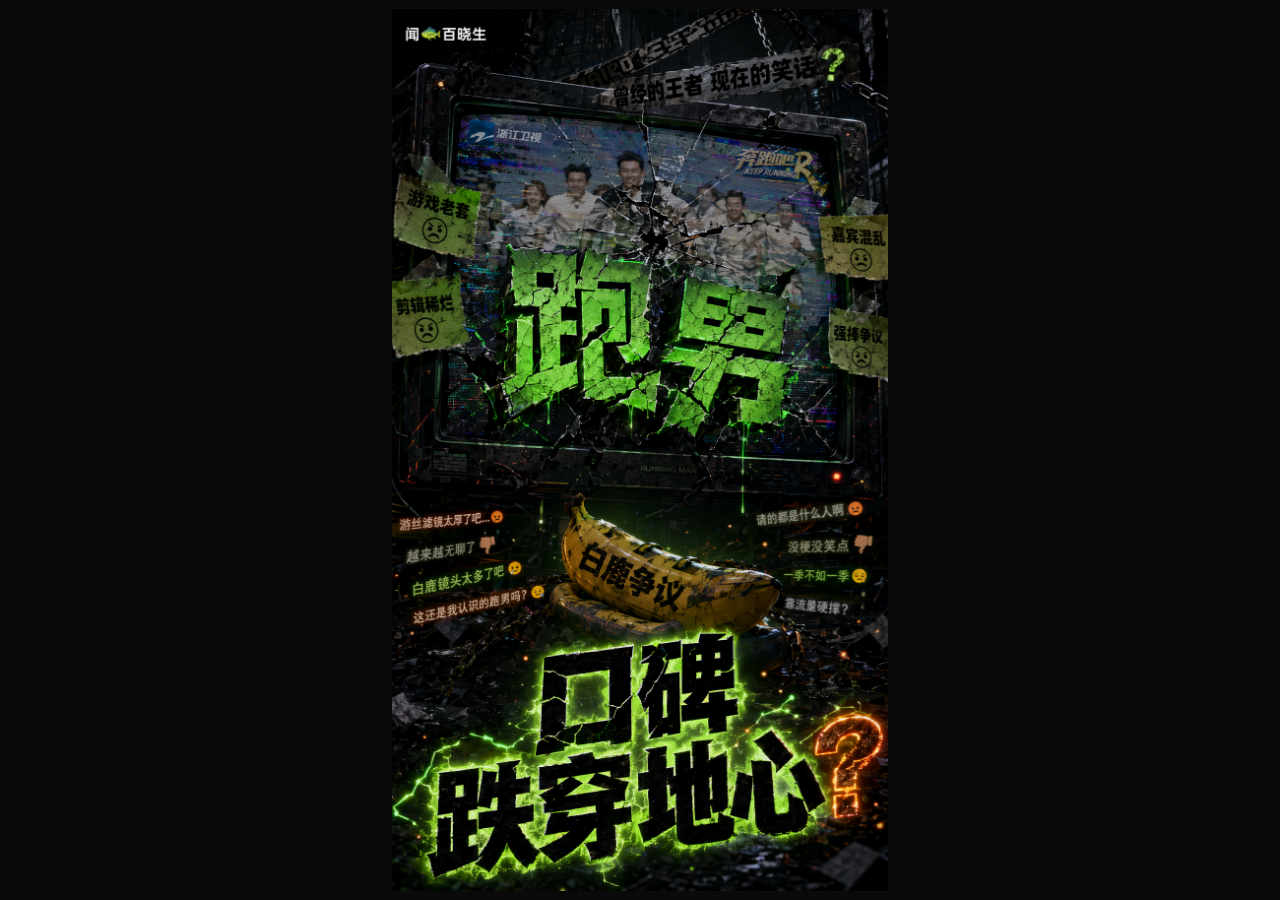
<file: clients/wujun4code/running-man-low-rating/index.html>
<!DOCTYPE html>
<html lang="zh-CN">
<head>
<meta charset="UTF-8">
<meta name="viewport" content="width=device-width, initial-scale=1.0, maximum-scale=1.0, user-scalable=no">
<title>跑男收视低位争议 · 闻🐟百晓生</title>
<style>
*{margin:0;padding:0;box-sizing:border-box}
html,body{width:100%;height:100%;background:#0a0a0a;overflow:hidden;font-family:'PingFang SC','Microsoft YaHei','Noto Sans SC',sans-serif}

/* Phone-frame container: centers and scales 9:16 stage */
.phone-frame{position:fixed;top:0;left:0;width:100%;height:100%;display:flex;align-items:center;justify-content:center}
#stage{position:relative;width:1080px;height:1920px;background:linear-gradient(160deg,#0a0a0a 0%,#1a0a0a 40%,#0d0d1a 100%);overflow:hidden;transform-origin:center center}

/* Scene container */
.scene{position:absolute;top:0;left:0;width:100%;height:100%;opacity:0;pointer-events:none;transition:opacity .5s}
.scene.active{opacity:1;pointer-events:auto}

/* Shared element types */
.title-lg{font-size:72px;font-weight:900;color:#fff;line-height:1.3;text-align:center}
.title-md{font-size:52px;font-weight:700;color:#eee;line-height:1.4;text-align:center}
.body-text{font-size:36px;font-weight:400;color:#ccc;line-height:1.6;text-align:center}
.highlight{color:#ff6b35}
.accent-blue{color:#4fc3f7}
.accent-yellow{color:#ffd54f}
.small-text{font-size:28px;color:#888}
.data-num{font-size:96px;font-weight:900;background:linear-gradient(135deg,#ff6b35,#ef5350);-webkit-background-clip:text;-webkit-text-fill-color:transparent;background-clip:text}

/* Fade up animation */
.fade-up{opacity:0;transform:translateY(30px);transition:all .8s ease}
.fade-up.show{opacity:1;transform:translateY(0)}
.fade-in{opacity:0;transition:opacity .6s ease}
.fade-in.show{opacity:1}

/* Grid for images */
.img-grid{display:flex;gap:20px;justify-content:center;flex-wrap:wrap}
.img-card{background:#1a1a1a;border-radius:16px;padding:24px 20px;border:1px solid #333;min-width:300px;text-align:center}
.img-card .label{font-size:24px;color:#888;margin-bottom:8px}
.img-card .value{font-size:40px;font-weight:700;color:#fff}

/* Timeline */
.timeline-item{display:flex;align-items:center;gap:24px;margin-bottom:28px;opacity:0;transform:translateX(-20px);transition:all .6s ease}
.timeline-item.show{opacity:1;transform:translateX(0)}
.timeline-dot{width:14px;height:14px;border-radius:50%;background:#ff6b35;flex-shrink:0}
.timeline-year{font-size:36px;font-weight:700;color:#ff6b35;width:120px;flex-shrink:0}
.timeline-text{font-size:32px;color:#ccc}

/* Outro */
.outro-logo{font-size:100px;margin-bottom:20px}
.outro-name{font-size:64px;font-weight:900;color:#fff;letter-spacing:4px}
.outro-tagline{font-size:32px;color:#888;margin-top:12px}


/* Subtitle overlay */
#subtitle{position:absolute;left:42px;right:42px;bottom:28px;z-index:50;display:flex;justify-content:center;pointer-events:none}
#subtitle .caption-text{max-width:996px;padding:12px 18px;border-radius:14px;background:rgba(0,0,0,.72);box-shadow:0 8px 28px rgba(0,0,0,.36);color:#fff;font-size:34px;font-weight:800;line-height:1.28;text-align:center;letter-spacing:.2px;text-shadow:0 3px 8px rgba(0,0,0,.9);opacity:0;transform:translateY(6px);transition:opacity .12s ease,transform .12s ease}
#subtitle.show .caption-text{opacity:1;transform:translateY(0)}

/* Background decorative elements */
.bg-circle{position:absolute;border-radius:50%;opacity:.04;pointer-events:none}
.nowrap{white-space:nowrap;display:inline-block}
/* Deterministic frame inspection mode: index.html?t=43&still=1 */
.still-mode .scene,.still-mode .fade-up{transition:none!important}
</style>
</head>
<body>
<div class="phone-frame">
<div id="stage">

<!-- ==================== SCENE 0: COVER ==================== -->
<div id="scene-cover" class="scene active" data-start="0" data-end="4.0">
  <img src="cover.png" style="position:absolute;top:0;left:0;width:100%;height:100%;object-fit:cover;z-index:1;display:block" alt="跑男封面">
</div>

<!-- ==================== SCENE 1: HOOK ==================== -->
<div id="scene-hook" class="scene" data-start="4.0" data-end="29.5">
  <div class="bg-circle" style="width:800px;height:800px;background:#ff6b35;top:-200px;right:-200px"></div>
  <div class="bg-circle" style="width:500px;height:500px;background:#4fc3f7;bottom:300px;left:-150px"></div>
  
  <!-- Phone mockup -->
  <div style="position:absolute;top:200px;left:50%;transform:translateX(-50%);width:400px;height:500px;background:#1a1a1a;border-radius:40px;border:3px solid #333;padding:20px">
    <div style="background:#2a2a2a;border-radius:20px;padding:16px;height:100%">
      <div style="display:flex;gap:8px;margin-bottom:12px"><span style="width:8px;height:8px;border-radius:50%;background:#ff5f56"></span><span style="width:8px;height:8px;border-radius:50%;background:#ffbd2e"></span><span style="width:8px;height:8px;border-radius:50%;background:#27c93f"></span></div>
      <div style="display:flex;gap:10px;margin-bottom:16px"><span style="font-size:20px;color:#888">🔥 热搜</span><span style="font-size:20px;color:#888">·</span><span style="font-size:20px;color:#888">1</span></div>
      <div style="color:#ff6b35;font-size:28px;font-weight:700;margin-bottom:8px">热</div>
      <div style="color:#fff;font-size:24px;font-weight:700;line-height:1.3"><span class="nowrap">跑男新一季</span><br>收视跌破0.4</div>
    </div>
  </div>

  <div id="hook-text" style="position:absolute;top:760px;left:80px;right:80px;text-align:center">
    <div class="fade-up" data-t="6.0"><span class="title-lg">0.<span class="highlight">3899</span>%</span></div>
    <div class="fade-up" data-t="8.1" style="margin-top:16px"><span class="body-text">争议很热，<span class="highlight">口径先说清</span></span></div>
    <div class="fade-up" data-t="12.2" style="margin-top:40px"><span class="title-md">一档综艺是怎么<span class="highlight">慢慢变老</span>的</span></div>
    <div class="fade-up" data-t="19.3" style="margin-top:54px"><span class="small-text">很多人把锅扣给白鹿</span></div>
    <div class="fade-up" data-t="25.4" style="margin-top:22px"><span class="small-text">但真是一个人的问题吗？</span></div>
  </div>
</div>

<!-- ==================== SCENE 2: 导火索 ==================== -->
<div id="scene-trigger" class="scene" data-start="29.5" data-end="60.0">
  <div class="bg-circle" style="width:700px;height:700px;background:#ef5350;top:-160px;left:-180px;opacity:.06"></div>
  <div class="bg-circle" style="width:520px;height:520px;background:#4fc3f7;bottom:260px;right:-160px;opacity:.05"></div>

  <!-- Top bar: matches script-v2 0:20-0:55 -->
  <div class="fade-up" data-t="29.5" style="position:absolute;top:78px;left:70px;right:70px;text-align:center">
    <div style="font-size:40px;color:#ef5350;font-weight:900;margin-bottom:10px">导火索</div>
    <div class="title-md" style="font-size:44px">白鹿这茬，为什么炸了？</div>
  </div>

  <!-- Program clip simulation: banana boat vs swimmers, not a blank card -->
  <div class="fade-up" data-t="31.6" style="position:absolute;top:305px;left:42px;right:42px;height:440px;background:linear-gradient(180deg,#19364a 0%,#0e2232 58%,#07141d 100%);border-radius:30px;overflow:hidden;border:2px solid #294f66;box-shadow:0 24px 80px #0008">
    <div style="position:absolute;top:22px;left:24px;background:#ef5350;color:#fff;font-size:24px;font-weight:900;border-radius:999px;padding:8px 18px">节目片段还原</div>
    <div style="position:absolute;top:24px;right:24px;color:#a7dfff;font-size:24px;font-weight:700">水上项目</div>

    <!-- water waves -->
    <svg viewBox="0 0 996 440" style="position:absolute;inset:0;width:100%;height:100%" aria-hidden="true">
      <defs>
        <linearGradient id="bananaGrad" x1="0" x2="1">
          <stop offset="0" stop-color="#ffd54f"/>
          <stop offset="1" stop-color="#ff8f00"/>
        </linearGradient>
      </defs>
      <path d="M0 250 C110 220 190 280 300 250 S500 220 610 250 800 282 972 240 V420 H0Z" fill="#123e5d" opacity=".9"/>
      <path d="M0 315 C130 285 220 340 350 310 S570 275 700 315 850 350 972 305" fill="none" stroke="#4fc3f7" stroke-width="5" opacity=".45"/>
      <path d="M0 370 C140 340 260 395 410 360 S640 330 780 365 895 395 972 360" fill="none" stroke="#8bdfff" stroke-width="4" opacity=".25"/>

      <!-- banana boat left -->
      <g transform="translate(110 176)">
        <path d="M20 82 C95 128 235 128 320 78 C288 138 62 152 20 82Z" fill="url(#bananaGrad)" stroke="#fff3a0" stroke-width="5"/>
        <path d="M58 86 C110 106 230 105 286 84" fill="none" stroke="#8a4d00" stroke-width="5" opacity=".55"/>
        <circle cx="126" cy="48" r="22" fill="#ffd1bd"/>
        <circle cx="208" cy="46" r="22" fill="#ffd1bd"/>
        <path d="M102 72 H150 L162 108 H92Z" fill="#ff6b35"/>
        <path d="M184 70 H232 L242 108 H174Z" fill="#ffb74d"/>

      </g>

      <!-- swimmers right -->
      <g transform="translate(590 188)">
        <path d="M-10 95 C42 73 90 120 142 95 S242 72 300 98" fill="none" stroke="#8bdfff" stroke-width="9" opacity=".85"/>
        <circle cx="52" cy="55" r="24" fill="#ffd1bd"/>
        <path d="M76 76 C112 65 138 66 174 82" fill="none" stroke="#4fc3f7" stroke-width="12" stroke-linecap="round"/>
        <circle cx="196" cy="62" r="22" fill="#ffd1bd"/>
        <path d="M218 80 C250 72 270 77 302 94" fill="none" stroke="#4fc3f7" stroke-width="11" stroke-linecap="round"/>

      </g>
    </svg>
    <div style="position:absolute;left:48px;bottom:22px;width:405px;background:#06131df0;border-radius:18px;padding:14px 12px;text-align:center;border:1px solid #ffd54f66">
      <div style="font-size:32px;color:#ffd54f;font-weight:900;line-height:1.2">香蕉船</div>
      <div style="font-size:24px;color:#fff;font-weight:800;margin-top:5px;line-height:1.2">白鹿 / 孟子义 · 最轻松</div>
    </div>
    <div style="position:absolute;right:48px;bottom:22px;width:405px;background:#06131df0;border-radius:18px;padding:14px 12px;text-align:center;border:1px solid #4fc3f766">
      <div style="font-size:30px;color:#4fc3f7;font-weight:900;line-height:1.2">时代少年团</div>
      <div style="font-size:24px;color:#fff;font-weight:800;margin-top:5px;line-height:1.2">500米游泳接力</div>
    </div>
  </div>

  <!-- Script quote sequence -->
  <div class="fade-up" data-t="40.7" style="position:absolute;top:785px;left:62px;right:62px;background:#251414;border-radius:24px;padding:30px 26px;border:2px solid #ef5350;text-align:center;box-shadow:0 18px 60px #0007">
    <div style="font-size:36px;color:#fff;font-weight:900;line-height:1.45">「你们真的觉得累吗？」</div>
    <div style="font-size:30px;color:#ff8a65;font-weight:800;margin-top:12px">争议字幕：晒是真晒，累是真不累</div>
  </div>

  <div class="fade-up" data-t="44.8" style="position:absolute;top:1000px;left:82px;right:82px;text-align:center">
    <div style="font-size:33px;color:#ddd;line-height:1.65">她坐<span class="highlight" style="font-weight:900">香蕉船</span>，轻松漂了一路<br>回头问刚游完<span class="accent-blue" style="font-weight:900">500米游泳接力</span>的队友：<br><span class="highlight" style="font-weight:900;font-size:42px">你累吗？</span></div>
  </div>

  <!-- Additional controversies -->
  <div style="position:absolute;top:1210px;left:80px;right:80px">
    <div class="fade-up" data-t="52.9" style="display:flex;align-items:center;gap:16px;margin-bottom:18px;background:#1a1a1a;border-radius:16px;padding:18px 22px;border:1px solid #333">
      <span style="font-size:30px">😬</span>
      <span style="font-size:28px;color:#ccc">叫<span class="nowrap">郑恺「老人家」</span></span>
    </div>
    <div class="fade-up" data-t="56.0" style="display:flex;align-items:center;gap:16px;background:#1a1a1a;border-radius:16px;padding:18px 22px;border:1px solid #333">
      <span style="font-size:30px">🤷</span>
      <span style="font-size:28px;color:#ccc">指挥<span class="nowrap">李晨「你肯定输」</span></span>
    </div>
  </div>

  <div class="fade-up" data-t="58.0" style="position:absolute;bottom:170px;left:80px;right:80px;text-align:center">
    <span class="title-md" style="font-size:48px">这些细节叠一起，口碑<span class="highlight">翻车</span></span>
  </div>
</div>

<!-- ==================== SCENE 3: 收视口径 ==================== -->
<div id="scene-time-line" class="scene" data-start="60.0" data-end="101.8">
  <div class="bg-circle" style="width:720px;height:720px;background:#ff6b35;top:-180px;right:-180px;opacity:.045"></div>

  <div style="position:absolute;top:105px;left:80px;right:80px;text-align:center">
    <div class="fade-up" data-t="60.0" style="font-size:34px;color:#888;margin-bottom:12px">不是因为一个人就不行</div>
    <div class="fade-up title-md" data-t="64.1" style="font-size:52px">先把<span class="highlight">收视口径</span>讲清</div>
  </div>

  <div style="position:absolute;top:310px;left:76px;right:76px">
    <div class="fade-up" data-t="66.1" style="background:#171717;border:1px solid #333;border-radius:20px;padding:24px 26px;margin-bottom:22px;display:flex;align-items:center;gap:24px;box-shadow:0 14px 50px #0005">
      <div style="width:150px;flex-shrink:0;font-size:36px;font-weight:900;color:#ff6b35">2023</div>
      <div style="font-size:31px;color:#ddd;line-height:1.5"><span class="highlight nowrap">0.3747</span> 曾引争议<br><span style="font-size:25px;color:#888">官微随后用 3.384 回怼</span></div>
    </div>
    <div class="fade-up" data-t="77.3" style="background:#171717;border:1px solid #333;border-radius:20px;padding:24px 26px;margin-bottom:22px;display:flex;align-items:center;gap:24px;box-shadow:0 14px 50px #0005">
      <div style="width:150px;flex-shrink:0;font-size:32px;line-height:1.18;font-weight:900;color:#ffd54f">2026<br>首期</div>
      <div style="font-size:31px;color:#ddd;line-height:1.5"><span class="highlight nowrap">0.3899%</span> 确实不好看<br><span style="font-size:25px;color:#888">但不能和 0.37 硬比</span></div>
    </div>
    <div class="fade-up" data-t="85.5" style="background:#171717;border:1px solid #333;border-radius:20px;padding:24px 26px;display:flex;align-items:center;gap:24px;box-shadow:0 14px 50px #0005">
      <div style="width:150px;flex-shrink:0;font-size:32px;line-height:1.18;font-weight:900;color:#ef5350">2026<br>三期</div>
      <div style="font-size:31px;color:#ddd;line-height:1.5">网传约 <span class="highlight nowrap">0.27%</span><br><span style="font-size:25px;color:#888">待核实，但趋势更刺眼</span></div>
    </div>
  </div>

  <div class="fade-up" data-t="97.7" style="position:absolute;bottom:155px;left:70px;right:70px;background:#201712;border:1px solid #55311f;border-radius:24px;padding:30px;text-align:center">
    <span class="body-text">重点不是某个数字，<br>而是<span class="highlight nowrap">长期下行的趋势</span></span>
  </div>
</div>

<!-- ==================== SCENE 4: 真问题 ==================== -->
<div id="scene-problem" class="scene" data-start="101.8" data-end="133.7">
  <div class="bg-circle" style="width:680px;height:680px;background:#4fc3f7;bottom:-180px;right:-180px;opacity:.055"></div>

  <div class="fade-up" data-t="101.8" style="position:absolute;top:110px;left:80px;right:80px;text-align:center">
    <div style="font-size:38px;color:#888;margin-bottom:10px">真正的问题是什么？</div>
    <div class="title-md" style="font-size:48px">节目越来越<span class="highlight">不敢玩</span></div>
  </div>

  <div style="position:absolute;top:345px;left:80px;right:80px">
    <div class="fade-up" data-t="106.3" style="text-align:center;margin-bottom:24px">
      <span class="title-md" style="font-size:40px">以前<span class="accent-blue"> VS </span>现在</span>
    </div>
    <div style="display:flex;gap:20px">
      <div class="fade-up" data-t="106.3" style="flex:1;background:linear-gradient(180deg,#1a2a1a,#1a1a1a);border-radius:18px;padding:28px 18px;border:1px solid #333;text-align:center">
        <div style="font-size:62px;margin-bottom:10px">⚔️</div>
        <div style="font-size:30px;color:#66bb6a;font-weight:900">撕名牌 / 追逐战</div>
        <div style="font-size:24px;color:#888;margin-top:8px">高空挑战 · 卧底</div>
        <div style="font-size:22px;color:#666;margin-top:10px">观众替他们紧张</div>
      </div>
      <div class="fade-up" data-t="110.9" style="flex:1;background:linear-gradient(180deg,#2a1a1a,#1a1a1a);border-radius:18px;padding:28px 18px;border:1px solid #333;text-align:center">
        <div style="font-size:62px;margin-bottom:10px">🛶</div>
        <div style="font-size:30px;color:#ef5350;font-weight:900">香蕉船 / 打卡任务</div>
        <div style="font-size:24px;color:#888;margin-top:8px">敲大鼓 · 风景晃过</div>
        <div style="font-size:22px;color:#666;margin-top:10px">安全，但没劲</div>
      </div>
    </div>
  </div>

  <div style="position:absolute;top:955px;left:76px;right:76px">
    <div class="fade-up" data-t="118.9" style="background:#171717;border:1px solid #333;border-radius:18px;padding:24px 28px;margin-bottom:18px;font-size:31px;color:#ddd;line-height:1.55;text-align:center">
      以前嘉宾各有活法：<span class="highlight nowrap">疯、算、跑、拼</span>
    </div>
    <div class="fade-up" data-t="125.7" style="background:#251414;border:1px solid #55311f;border-radius:18px;padding:24px 28px;font-size:31px;color:#ddd;line-height:1.55;text-align:center">
      现在所有人都变得<br><span class="highlight nowrap">小心、安全、不出错</span>
    </div>
  </div>
</div>

<!-- ==================== SCENE 5: 行业逻辑 ==================== -->
<div id="scene-industry" class="scene" data-start="133.7" data-end="173.7">
  <div class="bg-circle" style="width:700px;height:700px;background:#4fc3f7;bottom:-200px;right:-200px;opacity:.05"></div>

  <div class="fade-up" data-t="133.7" style="position:absolute;top:100px;left:80px;right:80px;text-align:center">
    <div style="font-size:40px;color:#888;margin-bottom:14px">说句大实话</div>
    <div class="title-md" style="font-size:46px"><span class="nowrap">这不是一人一档的锅</span></div>
  </div>

  <!-- Program names: full-width rows so fixed titles never break or get clipped -->
  <div style="position:absolute;top:340px;left:92px;right:92px">
    <div class="fade-up" data-t="137.2" style="font-size:30px;color:#aaa;text-align:center;margin-bottom:20px">这不是一档节目的孤例</div>
    <div class="fade-up" data-t="140.7" style="display:grid;grid-template-columns:1fr;gap:14px">
      <div style="background:#1a1a1a;border-radius:18px;padding:18px 28px;border:1px solid #333;font-size:34px;color:#eee;font-weight:900"><span style="font-size:36px;margin-right:16px">🏃</span><span class="nowrap">《跑男》</span></div>
      <div style="background:#1a1a1a;border-radius:18px;padding:18px 28px;border:1px solid #333;font-size:34px;color:#eee;font-weight:900"><span style="font-size:36px;margin-right:16px">🧩</span><span class="nowrap">《极限挑战》</span></div>
      <div style="background:#1a1a1a;border-radius:18px;padding:18px 28px;border:1px solid #333;font-size:34px;color:#eee;font-weight:900"><span style="font-size:36px;margin-right:16px">🌿</span><span class="nowrap">《向往的生活》</span></div>
      <div style="background:#1a1a1a;border-radius:18px;padding:18px 28px;border:1px solid #333;font-size:34px;color:#eee;font-weight:900"><span style="font-size:36px;margin-right:16px">🎤</span><span class="nowrap">《歌手》</span></div>
    </div>
    <div class="fade-up" data-t="146.6" style="margin-top:16px;background:#201712;border:1px solid #55311f;border-radius:18px;padding:18px 24px;text-align:center;font-size:32px;color:#ffd54f;font-weight:900">
      共同问题：老模式吃太久了
    </div>
  </div>

  <!-- Three problems -->
  <div style="position:absolute;top:1030px;left:80px;right:80px">
    <div class="fade-up" data-t="149.0" style="background:#1a1a1a;border-radius:12px;padding:16px 20px;margin-bottom:12px;display:flex;align-items:center;gap:16px">
      <span style="font-size:32px;color:#ff6b35">①</span>
      <span style="font-size:28px;color:#ccc"><span class="nowrap">2014年引进</span> <span class="highlight nowrap">一度很能打</span></span>
    </div>
    <div class="fade-up" data-t="154.9" style="background:#1a1a1a;border-radius:12px;padding:16px 20px;margin-bottom:12px;display:flex;align-items:center;gap:16px">
      <span style="font-size:32px;color:#ffd54f">②</span>
      <span style="font-size:28px;color:#ccc"><span class="accent-blue nowrap">别人还在变</span>，<span class="highlight nowrap">我们不敢动</span></span>
    </div>
    <div class="fade-up" data-t="160.8" style="background:#1a1a1a;border-radius:12px;padding:16px 20px;display:flex;align-items:center;gap:16px">
      <span style="font-size:32px;color:#ef5350">③</span>
      <span style="font-size:28px;color:#ccc">怕改砸了，<span class="highlight nowrap">连老本都赔进去</span></span>
    </div>
  </div>
</div>

<!-- ==================== SCENE 6: 结尾 ==================== -->
<div id="scene-ending" class="scene" data-start="173.7" data-end="200.2">
  <div class="bg-circle" style="width:500px;height:500px;background:#ff6b35;top:50%;left:50%;transform:translate(-50%,-50%);opacity:.03"></div>

  <!-- Paddle photo -->
  <div class="fade-up" data-t="174.8" style="position:absolute;top:160px;left:50%;transform:translateX(-50%);width:500px;height:380px;background:#1a1a1a;border-radius:24px;border:1px solid #333;display:flex;flex-direction:column;align-items:center;justify-content:center">
    <div style="font-size:100px">🪶</div>
    <div style="font-size:28px;color:#888;margin-top:16px;text-align:center;line-height:1.4">
      李晨发微博<br>
      <span style="color:#999">「看到这支船桨，<br><span class="nowrap">你也会怀念当初吗？</span>」</span>
    </div>
  </div>

  <div class="fade-up" data-t="182.2" style="position:absolute;top:640px;left:80px;right:80px;text-align:center">
    <div class="body-text">评论区 <span class="highlight">全是青春回忆</span></div>
  </div>

  <!-- Key insight -->
  <div class="fade-up" data-t="186.4" style="position:absolute;top:760px;left:60px;right:60px;background:linear-gradient(135deg,#2a1a1a,#1a1a2a);border-radius:24px;padding:34px 30px;border:2px solid #ff6b3544;text-align:center">
    <div style="font-size:30px;color:#ff6b35;font-weight:700;line-height:1.7">
      观众怀念过去<br>不是因为过去完美<br>而是现在的节目<br>缺少<span class="nowrap" style="color:#fff;background:#ff6b35;padding:0 8px">继续看的理由</span>
    </div>
  </div>

  <div class="fade-up" data-t="194.9" style="position:absolute;bottom:100px;left:80px;right:80px;text-align:center">
    <span class="body-text" style="font-size:38px;color:#888">如果再不改变<br><span class="highlight nowrap">低点还会继续出现</span></span>
  </div>
</div>

<!-- ==================== SCENE 7: OUTRO ==================== -->
<div id="scene-outro" class="scene" data-start="200.2" data-end="205.6">
  <div class="bg-circle" style="width:800px;height:800px;background:#ff6b35;top:-200px;left:-200px;opacity:.05"></div>
  <div class="bg-circle" style="width:600px;height:600px;background:#ff6b35;bottom:-150px;right:-150px;opacity:.05"></div>

  <div style="position:absolute;top:50%;left:50%;transform:translate(-50%,-60%);text-align:center">
    <div class="fade-up" data-t="200.2">
      <div style="font-size:120px;margin-bottom:16px">🐟</div>
    </div>
    <div class="fade-up" data-t="201.3">
      <div class="outro-name nowrap">闻鱼百晓生</div>
    </div>
    <div class="fade-up" data-t="202.4">
      <div class="outro-tagline" style="margin-top:20px">江湖不大，有瓜就吃</div>
    </div>
    <div class="fade-up" data-t="203.5">
      <div style="margin-top:60px;font-size:28px;color:#555;letter-spacing:2px">点个关注，下期见 👋</div>
    </div>
  </div>
</div>

<!-- Subtitle overlay -->
<div id="subtitle" aria-live="off"><div class="caption-text"></div></div>

<!-- Audio element -->
<audio id="narration" preload="auto">
  <source src="narration.mp3" type="audio/mpeg">
</audio>

<script>
// === Animation contract ===
window.animationMeta = {
  duration: 206.0,
  fps: 15,
  width: 1080,
  height: 1920
};

// === Scene definitions ===
const scenes = [
  { id: 'cover', start: 0, end: 4.0 },
  { id: 'hook', start: 4.0, end: 29.5 },
  { id: 'trigger', start: 29.5, end: 60.0 },
  { id: 'time-line', start: 60.0, end: 101.8 },
  { id: 'problem', start: 101.8, end: 133.7 },
  { id: 'industry', start: 133.7, end: 173.7 },
  { id: 'ending', start: 173.7, end: 200.2 },
  { id: 'outro', start: 200.2, end: 205.6 }
];

// === Captions ===
const captions = [{"start":4.45,"end":6.27,"text":"刷到这条热搜的时候"},{"start":6.27,"end":7.29,"text":"我愣了一下。"},{"start":7.29,"end":8.7,"text":"不是惊讶它低了"},{"start":8.7,"end":10.93,"text":"而是惊讶：这么多年过去了"},{"start":10.93,"end":12.76,"text":"大家还在等跑男变好。"},{"start":12.76,"end":14.38,"text":"跑男这档国民综艺"},{"start":14.38,"end":15.39,"text":"播了十几年。"},{"start":15.39,"end":17.82,"text":"现在新一季收视跌破0.4"},{"start":17.82,"end":19.439999999999998,"text":"争议又冲上了热搜。"},{"start":19.439999999999998,"end":21.27,"text":"很多人把锅扣给白鹿。"},{"start":21.27,"end":23.49,"text":"但一档播了十几年的节目"},{"start":23.49,"end":26.13,"text":"真会因为一个人就走到今天吗？"},{"start":26.13,"end":27.75,"text":"今天聊聊：一档综艺"},{"start":27.75,"end":29.98,"text":"到底是怎么慢慢“老”下去的。"},{"start":29.98,"end":31.19,"text":"先说白鹿这茬。"},{"start":31.19,"end":34.019999999999996,"text":"最新一季跑男做了一个水上项目。"},{"start":34.019999999999996,"end":37.65,"text":"白鹿和孟子义分到的是相对轻松的香蕉船；"},{"start":37.65,"end":39.87,"text":"另一边，其他嘉宾又要划船"},{"start":39.87,"end":41.09,"text":"又要游泳接力。"},{"start":41.09,"end":43.31,"text":"转场的时候，白鹿问了一句"},{"start":43.31,"end":44.92,"text":"“你们真的觉得累吗？”"},{"start":44.92,"end":47.15,"text":"她自己坐香蕉船漂了一路"},{"start":47.15,"end":50.18,"text":"回头问刚游完五百米游泳接力的队"},{"start":50.18,"end":50.98,"text":"友：你累吗？"},{"start":50.98,"end":53.41,"text":"这句话一出来，网友当然会炸。"},{"start":53.41,"end":55.43,"text":"再加上她叫郑恺“老人家”"},{"start":55.43,"end":58.46,"text":"还指挥李晨“你肯定输”……这些细节"},{"start":58.46,"end":60.48,"text":"叠在一起，口碑自然翻车。"},{"start":60.48,"end":63.39,"text":"但如果说跑男这节目是因为白鹿才"},{"start":63.39,"end":65.14,"text":"不行的，那也太简单了。"},{"start":65.14,"end":66.88,"text":"先把收视口径说清楚。"},{"start":66.88,"end":69.8,"text":"二零二三年，网上传过一个0.37"},{"start":69.8,"end":70.77,"text":"47的数据；"},{"start":70.77,"end":73.68,"text":"但那次节目组用城网3.384的"},{"start":73.68,"end":74.65,"text":"数据回怼过。"},{"start":74.65,"end":76.2,"text":"也就是说，不同平台"},{"start":76.2,"end":78.53,"text":"不同口径，不能直接拿来横比。"},{"start":78.53,"end":81.45,"text":"二零二六年首期传出的0.389"},{"start":81.45,"end":82.61,"text":"9，确实不好看"},{"start":82.61,"end":85.52,"text":"但它不能被简单说成“低过0.37”。"},{"start":85.52,"end":87.08,"text":"真正值得注意的是"},{"start":87.08,"end":90.18,"text":"五月八日第三期又被传到约0.27。"},{"start":90.18,"end":92.9,"text":"这个数字也要加一句“网传待核实”"},{"start":92.9,"end":94.45,"text":"但它说明了一件事"},{"start":94.45,"end":96.39,"text":"大家对跑男下滑的感受"},{"start":96.39,"end":97.37,"text":"越来越强了。"},{"start":97.37,"end":99.5,"text":"所以重点不是某一个数字"},{"start":99.5,"end":102.22,"text":"而是这档节目长期往下走的趋势。"},{"start":102.22,"end":103.97,"text":"真正的问题是什么？"},{"start":103.97,"end":105.5,"text":"以前跑男玩什么？"},{"start":105.5,"end":106.81,"text":"撕名牌、追逐战"},{"start":106.81,"end":110.09,"text":"高空挑战、卧底——观众看着都替他们紧"},{"start":110.09,"end":110.96,"text":"张。"},{"start":110.96,"end":111.83,"text":"现在呢？"},{"start":111.83,"end":113.58,"text":"香蕉船接力、敲大鼓"},{"start":113.58,"end":114.67,"text":"打卡式任务。"},{"start":114.67,"end":116.64,"text":"尼洋河那么美的风景"},{"start":116.64,"end":118.61,"text":"镜头晃几下就过去了。"},{"start":118.61,"end":120.57,"text":"以前的嘉宾，邓超能疯"},{"start":120.57,"end":122.32,"text":"陈赫能算，鹿晗能跑"},{"start":122.32,"end":123.63,"text":"Baby能拼。"},{"start":123.63,"end":125.82,"text":"每个人都有自己的活法。"},{"start":125.82,"end":128.0,"text":"现在不是嘉宾完全不行"},{"start":128.0,"end":131.28,"text":"而是节目越来越不敢让他们有活法。"},{"start":131.28,"end":133.03,"text":"所有人都变得小心"},{"start":133.03,"end":134.12,"text":"安全、不出错。"},{"start":134.12,"end":135.24,"text":"说句大实话。"},{"start":135.24,"end":138.57,"text":"跑男的问题，不只是跑男这档节目自"},{"start":138.57,"end":139.46,"text":"己的问题。"},{"start":139.46,"end":141.46,"text":"《极限挑战》不也这样吗？"},{"start":141.46,"end":143.47,"text":"《向往的生活》呢？《歌手》呢？"},{"start":143.47,"end":146.8,"text":"这些综艺都吃过同一套模式的红利"},{"start":146.8,"end":148.58,"text":"引进、改编、复制爆款。"},{"start":148.58,"end":151.92,"text":"二零一四年，这套玩法对中国观众来"},{"start":151.92,"end":153.25,"text":"说，是降维打击。"},{"start":153.25,"end":154.59,"text":"但十年过去了。"},{"start":154.59,"end":157.03,"text":"别人还在改，还在试新东西；"},{"start":157.03,"end":159.48,"text":"我们这边却越来越不敢动。"},{"start":159.48,"end":161.26,"text":"怕改砸，怕得罪粉丝"},{"start":161.26,"end":163.93,"text":"怕连最后一点老本都赔进去。"},{"start":163.93,"end":165.71,"text":"结果就是：老人走了"},{"start":165.71,"end":168.38,"text":"新人撑不起来，游戏越来越稳"},{"start":168.38,"end":169.93,"text":"观众也越来越少。"},{"start":169.93,"end":172.16,"text":"这不是某一个嘉宾的锅"},{"start":172.16,"end":174.16,"text":"而是“综艺 N 代”的通病。"},{"start":174.16,"end":176.2,"text":"李晨前两天发了一条微博"},{"start":176.2,"end":178.61,"text":"配图是初代跑男团的签名船桨。"},{"start":178.61,"end":180.1,"text":"他说：“看到这支船桨"},{"start":180.1,"end":181.58,"text":"你也会怀念当初吗？”"},{"start":181.58,"end":183.25,"text":"评论区全是青春回忆。"},{"start":183.25,"end":185.48,"text":"但我想说的是：观众怀念过去"},{"start":185.48,"end":187.33,"text":"不是因为过去永远最好。"},{"start":187.33,"end":189.0,"text":"而是因为现在的节目"},{"start":189.0,"end":191.22,"text":"没给他们一个继续看的理由。"},{"start":191.22,"end":194.19,"text":"如果综艺行业再不改这个“怕输”的毛病。"},{"start":194.19,"end":196.23,"text":"那跑男今天被讨论的低点"},{"start":196.23,"end":197.9,"text":"可能还不是最后一个。"},{"start":197.9,"end":199.2,"text":"我是闻鱼百晓生"},{"start":199.2,"end":200.68,"text":"江湖不大，有瓜就吃。"},{"start":200.68,"end":205.6,"text":"下期见。"}];
function updateCaption(seconds) {
  const box = document.getElementById('subtitle');
  if (!box) return;
  const textEl = box.querySelector('.caption-text');
  const cap = captions.find(c => seconds >= c.start && seconds < c.end);
  if (cap && cap.text) {
    textEl.textContent = cap.text;
    box.classList.add('show');
    placeCaptionAvoidingText(box);
  } else {
    textEl.textContent = '';
    box.classList.remove('show');
  }
}

function placeCaptionAvoidingText(box) {
  const scene = document.querySelector('.scene.active');
  if (!scene) return;

  const candidates = [
    { type: 'bottom', value: 28 },
    { type: 'bottom', value: 170 },
    { type: 'bottom', value: 320 },
    { type: 'top', value: 70 },
    { type: 'top', value: 230 },
    { type: 'top', value: 430 },
    { type: 'top', value: 620 },
    { type: 'top', value: 820 }
  ];

  const rect = el => {
    const r = el.getBoundingClientRect();
    return { left: r.left, right: r.right, top: r.top, bottom: r.bottom, width: r.width, height: r.height };
  };
  const area = (a, b) => {
    const x = Math.max(0, Math.min(a.right, b.right) - Math.max(a.left, b.left));
    const y = Math.max(0, Math.min(a.bottom, b.bottom) - Math.max(a.top, b.top));
    return x * y;
  };
  const visible = el => {
    for (let n = el; n && n !== document.body; n = n.parentElement) {
      const cs = getComputedStyle(n);
      if (cs.display === 'none' || cs.visibility === 'hidden' || parseFloat(cs.opacity || '1') < 0.05) return false;
      if (n.classList && n.classList.contains('fade-up') && !n.classList.contains('show')) return false;
      if (n === scene) break;
    }
    return true;
  };
  const hasDirectText = el => Array.from(el.childNodes).some(n => n.nodeType === Node.TEXT_NODE && n.textContent.trim());
  const textBoxes = Array.from(scene.querySelectorAll('div,span'))
    .filter(el => !el.closest('#subtitle') && hasDirectText(el) && visible(el))
    .map(el => ({ el, box: rect(el), fs: parseFloat(getComputedStyle(el).fontSize || '0') }))
    .filter(item => item.fs >= 18 && item.box.width > 8 && item.box.height > 8);

  let best = null;
  for (const c of candidates) {
    if (c.type === 'bottom') {
      box.style.top = 'auto';
      box.style.bottom = c.value + 'px';
    } else {
      box.style.bottom = 'auto';
      box.style.top = c.value + 'px';
    }
    const capBox = rect(box.querySelector('.caption-text'));
    let overlap = 0;
    for (const item of textBoxes) overlap += area(capBox, item.box);
    // Prefer lower captions when equally safe, but never at the cost of overlap.
    const preference = c.type === 'bottom' ? c.value * 0.01 : 20 + c.value * 0.01;
    const score = overlap * 1000 + preference;
    if (!best || score < best.score) best = { c, score, overlap };
    if (overlap === 0 && c.type === 'bottom') break;
  }
  if (best) {
    if (best.c.type === 'bottom') {
      box.style.top = 'auto';
      box.style.bottom = best.c.value + 'px';
    } else {
      box.style.bottom = 'auto';
      box.style.top = best.c.value + 'px';
    }
  }
}

// === Seek to ===
window.seekTo = function(seconds) {
  // Update active scene
  let activeId = null;
  for (const s of scenes) {
    if (seconds >= s.start && seconds < s.end) {
      activeId = s.id;
      break;
    }
  }
  if (!activeId && seconds >= scenes[scenes.length-1].end) {
    activeId = scenes[scenes.length-1].id;
  }
  
  document.querySelectorAll('.scene').forEach(el => {
    el.classList.toggle('active', el.id === 'scene-' + activeId);
  });

  // Update fade animations: elements with data-t attribute
  const sceneEl = activeId ? document.getElementById('scene-' + activeId) : null;
  if (sceneEl) {
    sceneEl.querySelectorAll('[data-t]').forEach(el => {
      const triggerTime = parseFloat(el.getAttribute('data-t'));
      const sceneStart = parseFloat(sceneEl.getAttribute('data-start'));
      const elapsed = seconds - sceneStart;
      // data-t values are absolute timeline seconds (matching the script), not scene-relative.
      // The previous elapsed-vs-absolute comparison delayed or hid many elements, making scene 2 look blank.
      el.classList.toggle('show', seconds >= triggerTime);
    });
  }

  updateCaption(seconds);

  // Also sync audio
  const audio = document.getElementById('narration');
  if (audio) {
    const diff = Math.abs(audio.currentTime - seconds);
    if (diff > 0.5) {
      audio.currentTime = seconds;
    }
    const stillMode = new URLSearchParams(window.location.search).get('still') === '1';
    if (!stillMode && audio.paused && seconds < 202) {
      audio.play().catch(() => {});
    }
  }
};

// === Auto-play on load ===
window.addEventListener('load', () => {
  const audio = document.getElementById('narration');
  audio.addEventListener('timeupdate', () => {
    window.seekTo(audio.currentTime);
  });

  // Preview still mode: /index.html?t=43&still=1 renders an exact storyboard frame for inspection.
  const params = new URLSearchParams(window.location.search);
  const stillAt = parseFloat(params.get('t'));
  const stillMode = params.get('still') === '1' && Number.isFinite(stillAt);
  if (stillMode) {
    document.documentElement.classList.add('still-mode');
    audio.pause();
    audio.currentTime = stillAt;
    window.seekTo(stillAt);
    requestAnimationFrame(() => window.seekTo(stillAt));
    setTimeout(() => { window.seekTo(stillAt); audio.pause(); }, 80);
    return;
  }

  // Start playing after user interaction or auto
  const tryPlay = () => {
    audio.play().catch(() => {});
  };
  document.addEventListener('click', tryPlay, { once: true });
  setTimeout(tryPlay, 500);
});
</script>
</div><!-- /stage -->
</div><!-- /phone-frame -->

<script>
// Scale stage to fit viewport while maintaining 9:16 ratio
(function fitStage() {
  const stage = document.getElementById('stage');
  const frame = document.querySelector('.phone-frame');
  function resize() {
    const vw = window.innerWidth;
    const vh = window.innerHeight;
    const scaleX = vw / 1080;
    const scaleY = vh / 1920;
    const scale = Math.min(scaleX, scaleY) * 0.98; // 98% to leave a tiny margin
    stage.style.transform = 'scale(' + scale + ')';
  }
  window.addEventListener('resize', resize);
  resize();
})();
</script>
</body>
</html>
</file>
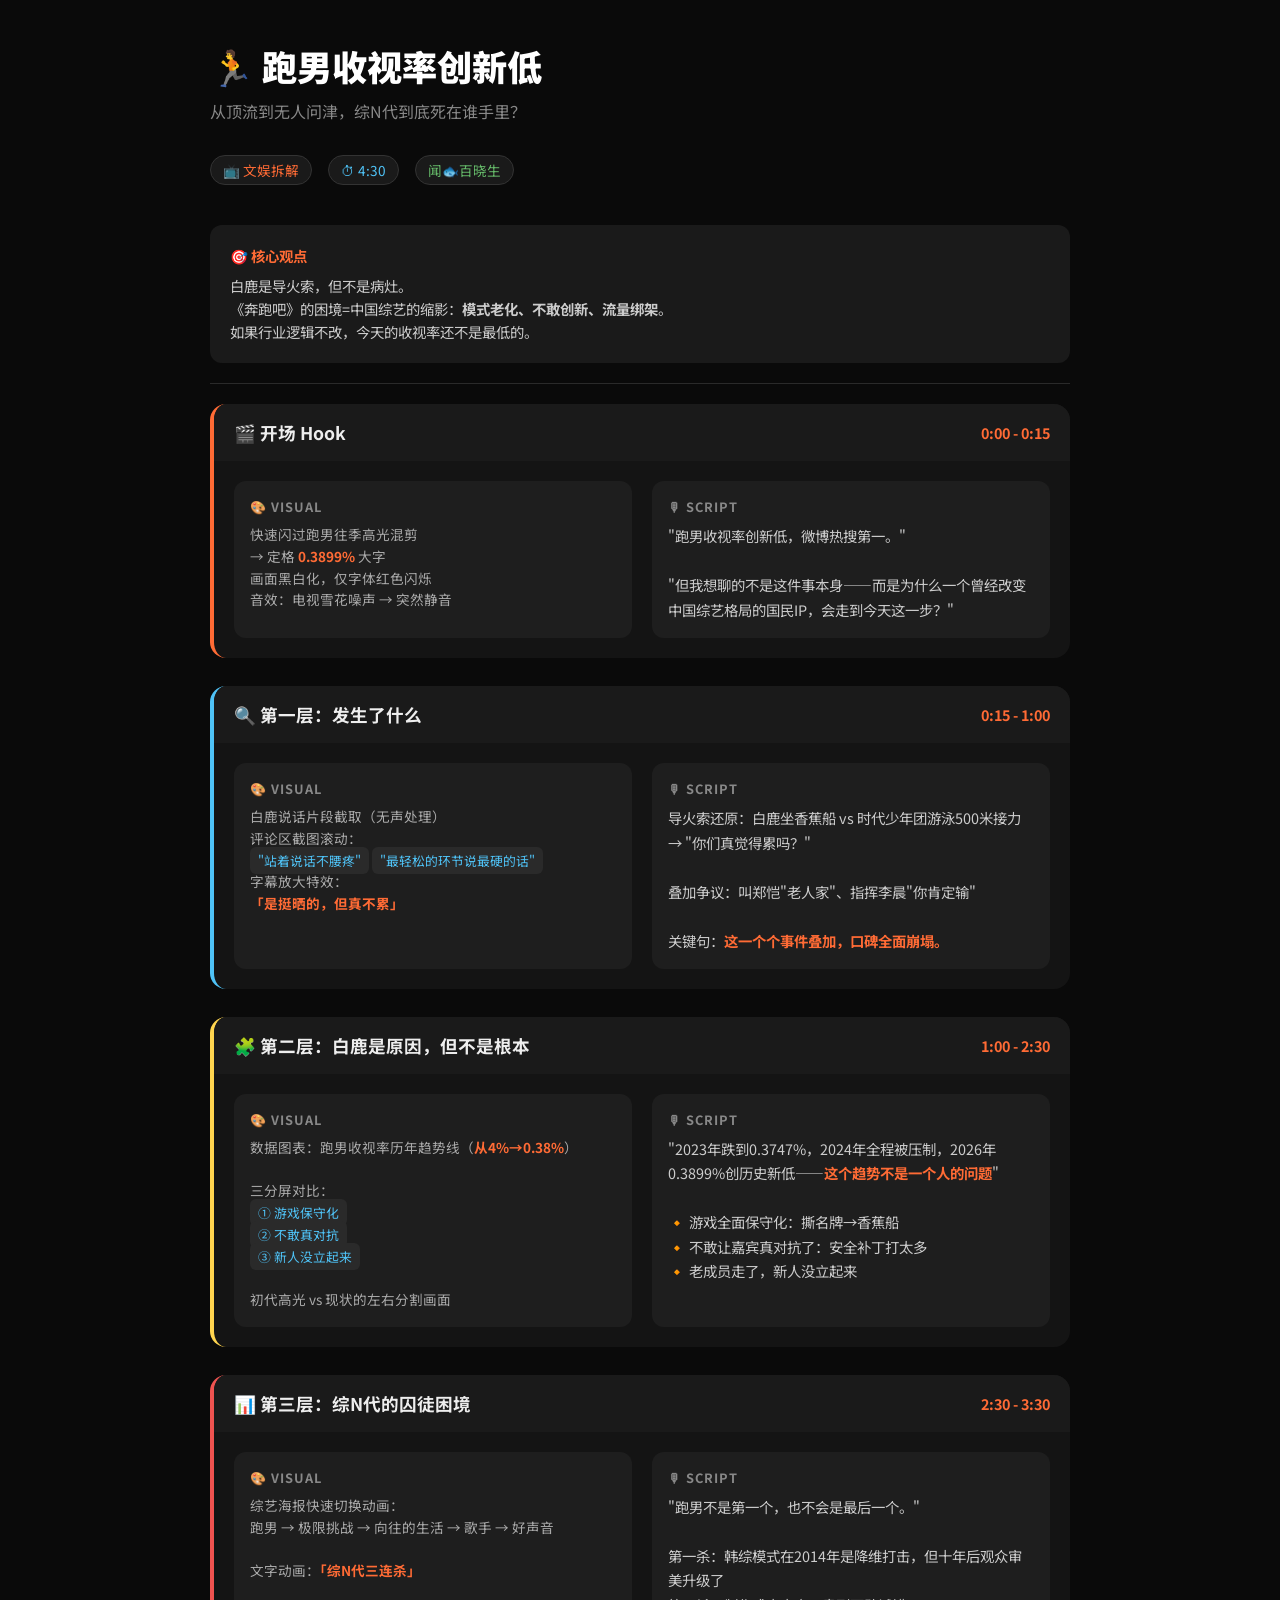
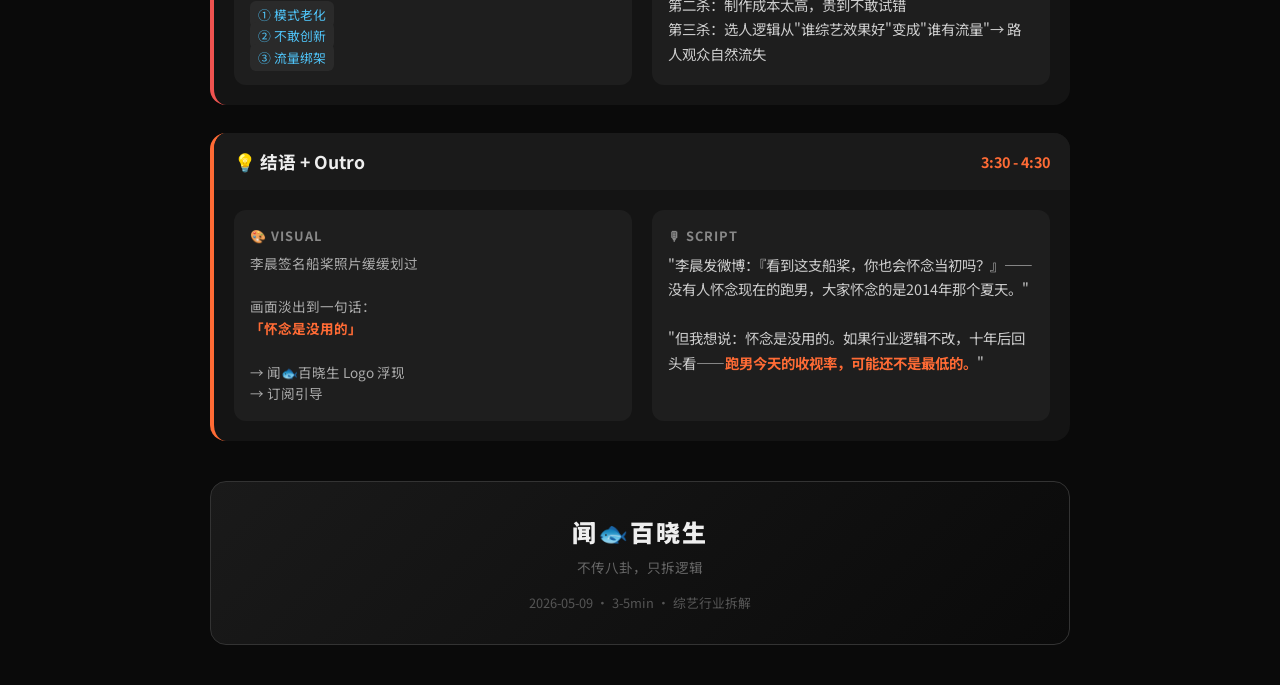
<file: stories/20260509-running-man-analysis.html>
<!DOCTYPE html>
<html lang="zh-CN">
<head>
<meta charset="UTF-8">
<meta name="viewport" content="width=device-width, initial-scale=1.0">
<title>跑男收视率创新低 · 闻🐟百晓生 故事板</title>
<style>
  @import url('https://fonts.googleapis.com/css2?family=Noto+Sans+SC:wght@400;700;900&display=swap');
  * { margin: 0; padding: 0; box-sizing: border-box; }
  body { font-family: 'Noto Sans SC', sans-serif; background: #0a0a0a; color: #eee; }
  .container { max-width: 900px; margin: 0 auto; padding: 40px 20px; }
  h1 { font-size: 2.2rem; font-weight: 900; margin-bottom: 8px; color: #fff; }
  .subtitle { color: #888; font-size: 1rem; margin-bottom: 32px; }
  .meta { display: flex; gap: 16px; flex-wrap: wrap; margin-bottom: 40px; }
  .tag { background: #1a1a1a; padding: 4px 12px; border-radius: 20px; font-size: .85rem; color: #ff6b35; border: 1px solid #333; }
  .tag.blue { color: #4fc3f7; }
  .tag.green { color: #66bb6a; }

  .scene-grid { display: flex; flex-direction: column; gap: 28px; }
  .scene { background: #141414; border-radius: 16px; overflow: hidden; border-left: 4px solid #ff6b35; }
  .scene:nth-child(2) { border-left-color: #4fc3f7; }
  .scene:nth-child(3) { border-left-color: #ffd54f; }
  .scene:nth-child(4) { border-left-color: #ef5350; }

  .scene-header { padding: 16px 20px; background: #1a1a1a; display: flex; justify-content: space-between; align-items: center; }
  .scene-time { font-weight: 700; color: #ff6b35; font-size: .9rem; }
  .scene-title { font-weight: 700; font-size: 1.1rem; }
  .scene-body { padding: 20px; display: grid; grid-template-columns: 1fr 1fr; gap: 20px; }
  @media (max-width: 600px) { .scene-body { grid-template-columns: 1fr; } }
  .visual-box { background: #1e1e1e; border-radius: 12px; padding: 16px; min-height: 100px; }
  .visual-box h4 { color: #888; font-size: .8rem; text-transform: uppercase; letter-spacing: 1px; margin-bottom: 8px; }
  .narration-box { background: #1e1e1e; border-radius: 12px; padding: 16px; }
  .narration-box h4 { color: #888; font-size: .8rem; text-transform: uppercase; letter-spacing: 1px; margin-bottom: 8px; }
  .narration-box p { line-height: 1.7; font-size: .9rem; color: #ccc; }
  .visual-desc { color: #aaa; font-size: .85rem; line-height: 1.6; }
  .highlight { color: #ff6b35; font-weight: 700; }
  .data-point { background: #2a2a2a; padding: 4px 8px; border-radius: 6px; font-size: .8rem; color: #4fc3f7; }

  .divider { height: 1px; background: #2a2a2a; margin: 20px 0; }
  .key-takeaway { background: #1a1a1a; border-radius: 12px; padding: 20px; margin-top: 28px; }
  .key-takeaway h3 { color: #ff6b35; font-size: .9rem; margin-bottom: 8px; }
  .key-takeaway p { color: #ccc; font-size: .9rem; line-height: 1.6; }

  .outro-card { margin-top: 40px; text-align: center; padding: 32px; background: linear-gradient(135deg, #1a1a1a 0%, #0a0a0a 100%); border-radius: 16px; border: 1px solid #333; }
  .brand-name { font-size: 1.5rem; font-weight: 900; letter-spacing: 2px; }
  .brand-tagline { color: #666; font-size: .85rem; margin-top: 8px; }
</style>
</head>
<body>
<div class="container">
  <h1>🏃 跑男收视率创新低</h1>
  <p class="subtitle">从顶流到无人问津，综N代到底死在谁手里？</p>
  
  <div class="meta">
    <span class="tag">📺 文娱拆解</span>
    <span class="tag blue">⏱ 4:30</span>
    <span class="tag green">闻🐟百晓生</span>
  </div>

  <div class="key-takeaway">
    <h3>🎯 核心观点</h3>
    <p>白鹿是导火索，但不是病灶。<br>
    《奔跑吧》的困境=中国综艺的缩影：<strong>模式老化、不敢创新、流量绑架</strong>。<br>
    如果行业逻辑不改，今天的收视率还不是最低的。</p>
  </div>

  <div class="divider"></div>

  <div class="scene-grid">

    <!-- Scene 1: Hook -->
    <div class="scene">
      <div class="scene-header">
        <span class="scene-title">🎬 开场 Hook</span>
        <span class="scene-time">0:00 - 0:15</span>
      </div>
      <div class="scene-body">
        <div class="visual-box">
          <h4>🎨 Visual</h4>
          <p class="visual-desc">
            快速闪过跑男往季高光混剪<br>
            → 定格 <span class="highlight">0.3899%</span> 大字<br>
            画面黑白化，仅字体红色闪烁<br>
            音效：电视雪花噪声 → 突然静音
          </p>
        </div>
        <div class="narration-box">
          <h4>🎙 Script</h4>
          <p>"跑男收视率创新低，微博热搜第一。"<br><br>"但我想聊的不是这件事本身——而是为什么一个曾经改变中国综艺格局的国民IP，会走到今天这一步？"</p>
        </div>
      </div>
    </div>

    <!-- Scene 2: 还原事件 -->
    <div class="scene">
      <div class="scene-header">
        <span class="scene-title">🔍 第一层：发生了什么</span>
        <span class="scene-time">0:15 - 1:00</span>
      </div>
      <div class="scene-body">
        <div class="visual-box">
          <h4>🎨 Visual</h4>
          <p class="visual-desc">
            白鹿说话片段截取（无声处理）<br>
            评论区截图滚动：<br>
            <span class="data-point">"站着说话不腰疼"</span>
            <span class="data-point">"最轻松的环节说最硬的话"</span><br>
            字幕放大特效：<br>
            <span class="highlight">「是挺晒的，但真不累」</span>
          </p>
        </div>
        <div class="narration-box">
          <h4>🎙 Script</h4>
          <p>导火索还原：白鹿坐香蕉船 vs 时代少年团游泳500米接力 → "你们真觉得累吗？"<br><br>
          叠加争议：叫郑恺"老人家"、指挥李晨"你肯定输"<br><br>
          关键句：<span class="highlight">这一个个事件叠加，口碑全面崩塌。</span></p>
        </div>
      </div>
    </div>

    <!-- Scene 3: 深层分析 -->
    <div class="scene">
      <div class="scene-header">
        <span class="scene-title">🧩 第二层：白鹿是原因，但不是根本</span>
        <span class="scene-time">1:00 - 2:30</span>
      </div>
      <div class="scene-body">
        <div class="visual-box">
          <h4>🎨 Visual</h4>
          <p class="visual-desc">
            数据图表：跑男收视率历年趋势线（<span class="highlight">从4%→0.38%</span>）<br><br>
            三分屏对比：<br>
            <span class="data-point">① 游戏保守化</span><br>
            <span class="data-point">② 不敢真对抗</span><br>
            <span class="data-point">③ 新人没立起来</span><br><br>
            初代高光 vs 现状的左右分割画面
          </p>
        </div>
        <div class="narration-box">
          <h4>🎙 Script</h4>
          <p>"2023年跌到0.3747%，2024年全程被压制，2026年0.3899%创历史新低——<span class="highlight">这个趋势不是一个人的问题</span>"<br><br>
          🔸 游戏全面保守化：撕名牌→香蕉船<br>
          🔸 不敢让嘉宾真对抗了：安全补丁打太多<br>
          🔸 老成员走了，新人没立起来</p>
        </div>
      </div>
    </div>

    <!-- Scene 4: 行业逻辑 -->
    <div class="scene">
      <div class="scene-header">
        <span class="scene-title">📊 第三层：综N代的囚徒困境</span>
        <span class="scene-time">2:30 - 3:30</span>
      </div>
      <div class="scene-body">
        <div class="visual-box">
          <h4>🎨 Visual</h4>
          <p class="visual-desc">
            综艺海报快速切换动画：<br>
            跑男 → 极限挑战 → 向往的生活 → 歌手 → 好声音<br><br>
            文字动画：<span class="highlight">「综N代三连杀」</span><br><br>
            <span class="data-point">① 模式老化</span><br>
            <span class="data-point">② 不敢创新</span><br>
            <span class="data-point">③ 流量绑架</span>
          </p>
        </div>
        <div class="narration-box">
          <h4>🎙 Script</h4>
          <p>"跑男不是第一个，也不会是最后一个。"<br><br>
          第一杀：韩综模式在2014年是降维打击，但十年后观众审美升级了<br>
          第二杀：制作成本太高，贵到不敢试错<br>
          第三杀：选人逻辑从"谁综艺效果好"变成"谁有流量"→ 路人观众自然流失</p>
        </div>
      </div>
    </div>

    <!-- Scene 5: 结语 -->
    <div class="scene">
      <div class="scene-header">
        <span class="scene-title">💡 结语 + Outro</span>
        <span class="scene-time">3:30 - 4:30</span>
      </div>
      <div class="scene-body">
        <div class="visual-box">
          <h4>🎨 Visual</h4>
          <p class="visual-desc">
            李晨签名船桨照片缓缓划过<br><br>
            画面淡出到一句话：<br>
            <span class="highlight">「怀念是没用的」</span><br><br>
            → 闻🐟百晓生 Logo 浮现<br>
            → 订阅引导
          </p>
        </div>
        <div class="narration-box">
          <h4>🎙 Script</h4>
          <p>"李晨发微博：『看到这支船桨，你也会怀念当初吗？』——没有人怀念现在的跑男，大家怀念的是2014年那个夏天。"<br><br>
          "但我想说：怀念是没用的。如果行业逻辑不改，十年后回头看——<span class="highlight">跑男今天的收视率，可能还不是最低的。</span>"</p>
        </div>
      </div>
    </div>

  </div>

  <!-- Outro Brand -->
  <div class="outro-card">
    <div class="brand-name">闻🐟百晓生</div>
    <div class="brand-tagline">不传八卦，只拆逻辑</div>
    <div style="margin-top: 16px; color: #555; font-size: .8rem;">
      2026-05-09 · 3-5min · 综艺行业拆解
    </div>
  </div>

</div>
</body>
</html>
</file>
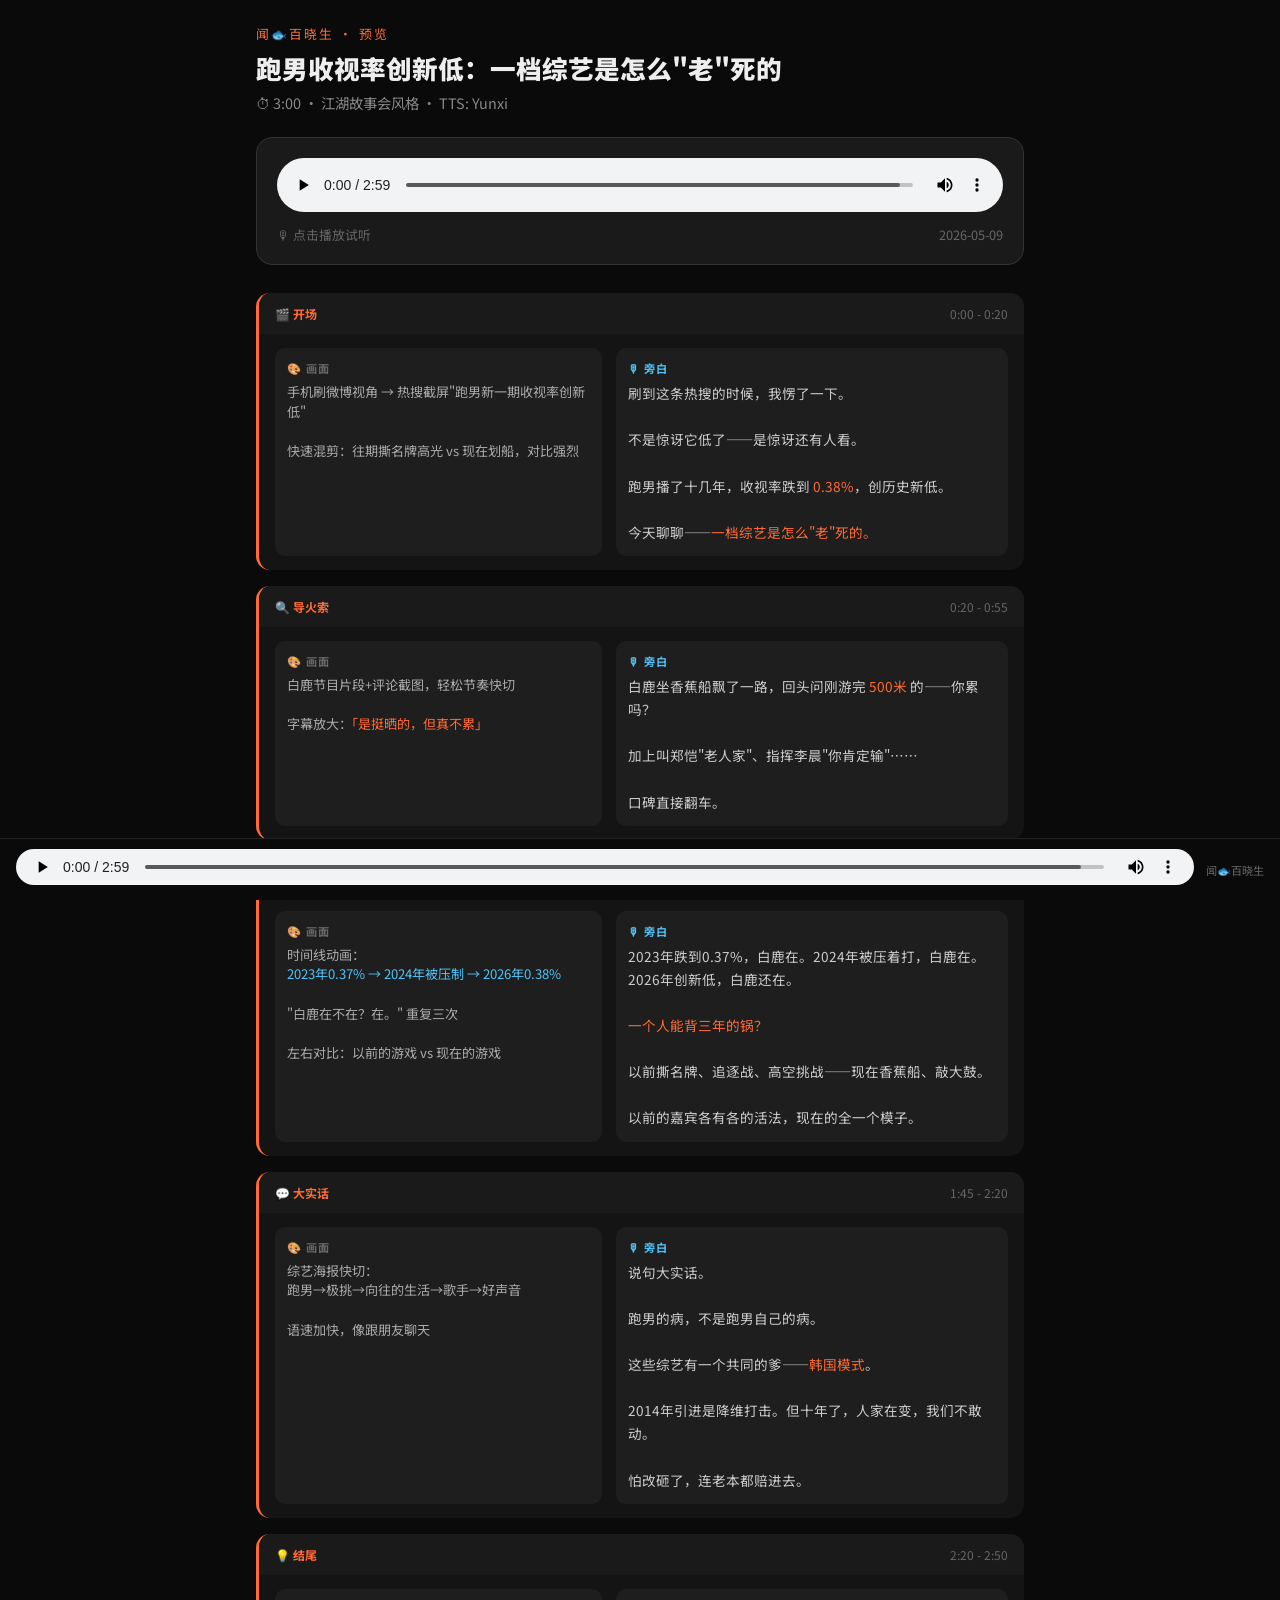
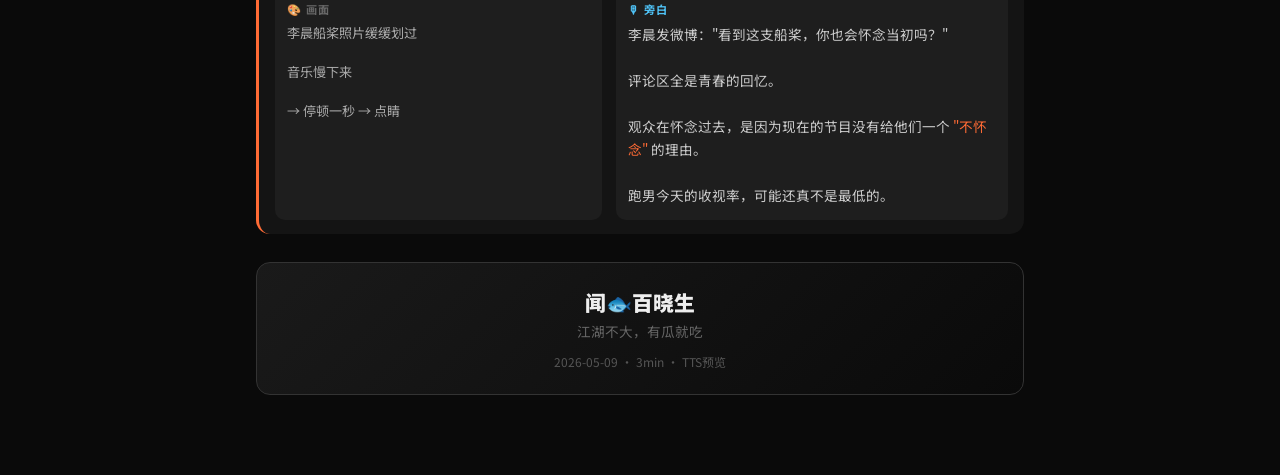
<file: stories/20260509-running-man-preview.html>
<!DOCTYPE html>
<html lang="zh-CN">
<head>
<meta charset="UTF-8">
<meta name="viewport" content="width=device-width, initial-scale=1.0">
<title>预览：跑男收视率创新低 · 闻🐟百晓生</title>
<style>
  @import url('https://fonts.googleapis.com/css2?family=Noto+Sans+SC:wght@400;700;900&display=swap');
  * { margin: 0; padding: 0; box-sizing: border-box; }
  body { font-family: 'Noto Sans SC', sans-serif; background: #0a0a0a; color: #eee; }
  .container { max-width: 800px; margin: 0 auto; padding: 24px 16px 80px; }
  
  .header { margin-bottom: 24px; }
  .brand { font-size: .8rem; color: #ff6b35; letter-spacing: 2px; margin-bottom: 8px; }
  h1 { font-size: 1.6rem; font-weight: 900; line-height: 1.3; margin-bottom: 8px; }
  .sub { color: #888; font-size: .9rem; }

  .player { background: #1a1a1a; border-radius: 16px; padding: 20px; margin-bottom: 28px; border: 1px solid #333; }
  .player audio { width: 100%; outline: none; }
  .player-info { display: flex; justify-content: space-between; color: #666; font-size: .8rem; margin-top: 8px; }

  .scene { background: #141414; border-radius: 14px; margin-bottom: 16px; overflow: hidden; border-left: 3px solid #ff6b35; }
  .scene-header { padding: 12px 16px; background: #1a1a1a; display: flex; justify-content: space-between; align-items: center; }
  .scene-label { font-size: .75rem; color: #ff6b35; font-weight: 700; }
  .scene-time { font-size: .75rem; color: #666; }
  .scene-content { padding: 14px 16px; display: grid; grid-template-columns: 1fr 1.2fr; gap: 14px; }
  @media (max-width: 600px) { .scene-content { grid-template-columns: 1fr; } }
  
  .visual { background: #1e1e1e; border-radius: 10px; padding: 12px; }
  .visual h4 { font-size: .7rem; color: #666; text-transform: uppercase; letter-spacing: 1px; margin-bottom: 6px; }
  .visual p { font-size: .82rem; color: #aaa; line-height: 1.5; }
  
  .narration { background: #1e1e1e; border-radius: 10px; padding: 12px; }
  .narration h4 { font-size: .7rem; color: #4fc3f7; text-transform: uppercase; letter-spacing: 1px; margin-bottom: 6px; }
  .narration p { font-size: .85rem; color: #ccc; line-height: 1.7; }
  .narration .hl { color: #ff6b35; }

  .outro-box { margin-top: 28px; text-align: center; padding: 24px; background: linear-gradient(135deg, #1a1a1a, #0a0a0a); border-radius: 14px; border: 1px solid #333; }
  .outro-box .name { font-size: 1.3rem; font-weight: 900; }
  .outro-box .tagline { color: #666; font-size: .85rem; margin-top: 4px; }
  
  .progress-bar { position: fixed; bottom: 0; left: 0; right: 0; background: #0a0a0a; border-top: 1px solid #222; padding: 10px 16px; display: flex; align-items: center; gap: 12px; }
  .progress-bar .mini-player { flex: 1; }
  .progress-bar .mini-player audio { width: 100%; height: 36px; }

  /* Active scene highlight */
  .scene.active { border-left-color: #4fc3f7; box-shadow: 0 0 20px rgba(79,195,247,0.05); }
</style>
</head>
<body>

<div class="container">
  <div class="header">
    <div class="brand">闻🐟百晓生 · 预览</div>
    <h1>跑男收视率创新低：一档综艺是怎么"老"死的</h1>
    <div class="sub">⏱ 3:00 · 江湖故事会风格 · TTS: Yunxi</div>
  </div>

  <!-- Fixed Player -->
  <div class="player">
    <audio controls autoplay>
      <source src="narration-rating.mp3" type="audio/mp3">
    </audio>
    <div class="player-info">
      <span>🎙 点击播放试听</span>
      <span>2026-05-09</span>
    </div>
  </div>

  <!-- Scene 1 -->
  <div class="scene" data-time="0">
    <div class="scene-header">
      <span class="scene-label">🎬 开场</span>
      <span class="scene-time">0:00 - 0:20</span>
    </div>
    <div class="scene-content">
      <div class="visual">
        <h4>🎨 画面</h4>
        <p>手机刷微博视角 → 热搜截屏"跑男新一期收视率创新低"<br><br>快速混剪：往期撕名牌高光 vs 现在划船，对比强烈</p>
      </div>
      <div class="narration">
        <h4>🎙 旁白</h4>
        <p>刷到这条热搜的时候，我愣了一下。<br><br>不是惊讶它低了——是惊讶还有人看。<br><br>跑男播了十几年，收视率跌到 <span class="hl">0.38%</span>，创历史新低。<br><br>今天聊聊——<span class="hl">一档综艺是怎么"老"死的。</span></p>
      </div>
    </div>
  </div>

  <!-- Scene 2 -->
  <div class="scene" data-time="20">
    <div class="scene-header">
      <span class="scene-label">🔍 导火索</span>
      <span class="scene-time">0:20 - 0:55</span>
    </div>
    <div class="scene-content">
      <div class="visual">
        <h4>🎨 画面</h4>
        <p>白鹿节目片段+评论截图，轻松节奏快切<br><br>字幕放大：<span style="color:#ff6b35">「是挺晒的，但真不累」</span></p>
      </div>
      <div class="narration">
        <h4>🎙 旁白</h4>
        <p>白鹿坐香蕉船飘了一路，回头问刚游完 <span class="hl">500米</span> 的——你累吗？<br><br>加上叫郑恺"老人家"、指挥李晨"你肯定输"……<br><br>口碑直接翻车。</p>
      </div>
    </div>
  </div>

  <!-- Scene 3 -->
  <div class="scene" data-time="55">
    <div class="scene-header">
      <span class="scene-label">🧩 不只是一个人的问题</span>
      <span class="scene-time">0:55 - 1:45</span>
    </div>
    <div class="scene-content">
      <div class="visual">
        <h4>🎨 画面</h4>
        <p>时间线动画：<br><span style="color:#4fc3f7">2023年0.37% → 2024年被压制 → 2026年0.38%</span><br><br>"白鹿在不在？在。" 重复三次<br><br>左右对比：以前的游戏 vs 现在的游戏</p>
      </div>
      <div class="narration">
        <h4>🎙 旁白</h4>
        <p>2023年跌到0.37%，白鹿在。2024年被压着打，白鹿在。2026年创新低，白鹿还在。<br><br><span class="hl">一个人能背三年的锅？</span><br><br>以前撕名牌、追逐战、高空挑战——现在香蕉船、敲大鼓。<br><br>以前的嘉宾各有各的活法，现在的全一个模子。</p>
      </div>
    </div>
  </div>

  <!-- Scene 4 -->
  <div class="scene" data-time="105">
    <div class="scene-header">
      <span class="scene-label">💬 大实话</span>
      <span class="scene-time">1:45 - 2:20</span>
    </div>
    <div class="scene-content">
      <div class="visual">
        <h4>🎨 画面</h4>
        <p>综艺海报快切：<br>跑男→极挑→向往的生活→歌手→好声音<br><br>语速加快，像跟朋友聊天</p>
      </div>
      <div class="narration">
        <h4>🎙 旁白</h4>
        <p>说句大实话。<br><br>跑男的病，不是跑男自己的病。<br><br>这些综艺有一个共同的爹——<span class="hl">韩国模式</span>。<br><br>2014年引进是降维打击。但十年了，人家在变，我们不敢动。<br><br>怕改砸了，连老本都赔进去。</p>
      </div>
    </div>
  </div>

  <!-- Scene 5 -->
  <div class="scene" data-time="140">
    <div class="scene-header">
      <span class="scene-label">💡 结尾</span>
      <span class="scene-time">2:20 - 2:50</span>
    </div>
    <div class="scene-content">
      <div class="visual">
        <h4>🎨 画面</h4>
        <p>李晨船桨照片缓缓划过<br><br>音乐慢下来<br><br>→ 停顿一秒 → 点睛</p>
      </div>
      <div class="narration">
        <h4>🎙 旁白</h4>
        <p>李晨发微博："看到这支船桨，你也会怀念当初吗？"<br><br>评论区全是青春的回忆。<br><br>观众在怀念过去，是因为现在的节目没有给他们一个 <span class="hl">"不怀念"</span> 的理由。<br><br>跑男今天的收视率，可能还真不是最低的。</p>
      </div>
    </div>
  </div>

  <!-- Outro -->
  <div class="outro-box">
    <div class="name">闻🐟百晓生</div>
    <div class="tagline">江湖不大，有瓜就吃</div>
    <div style="margin-top: 12px; color: #555; font-size: .75rem;">2026-05-09 · 3min · TTS预览</div>
  </div>

</div>

<!-- Fixed Bottom Player -->
<div class="progress-bar">
  <div class="mini-player">
    <audio controls>
      <source src="narration-rating.mp3" type="audio/mp3">
    </audio>
  </div>
  <span style="color:#666;font-size:.7rem;white-space:nowrap;">闻🐟百晓生</span>
</div>

<script>
// Auto-highlight scenes based on audio time
const audios = document.querySelectorAll('audio');
const scenes = document.querySelectorAll('.scene');
const timeRanges = [
  [0, 20], [20, 55], [55, 105], [105, 140], [140, 180]
];

audios.forEach(audio => {
  audio.addEventListener('timeupdate', () => {
    const t = audio.currentTime;
    scenes.forEach((s, i) => {
      const [start, end] = timeRanges[i] || [0, 0];
      s.classList.toggle('active', t >= start && t < end);
    });
  });
});
</script>

</body>
</html>
</file>
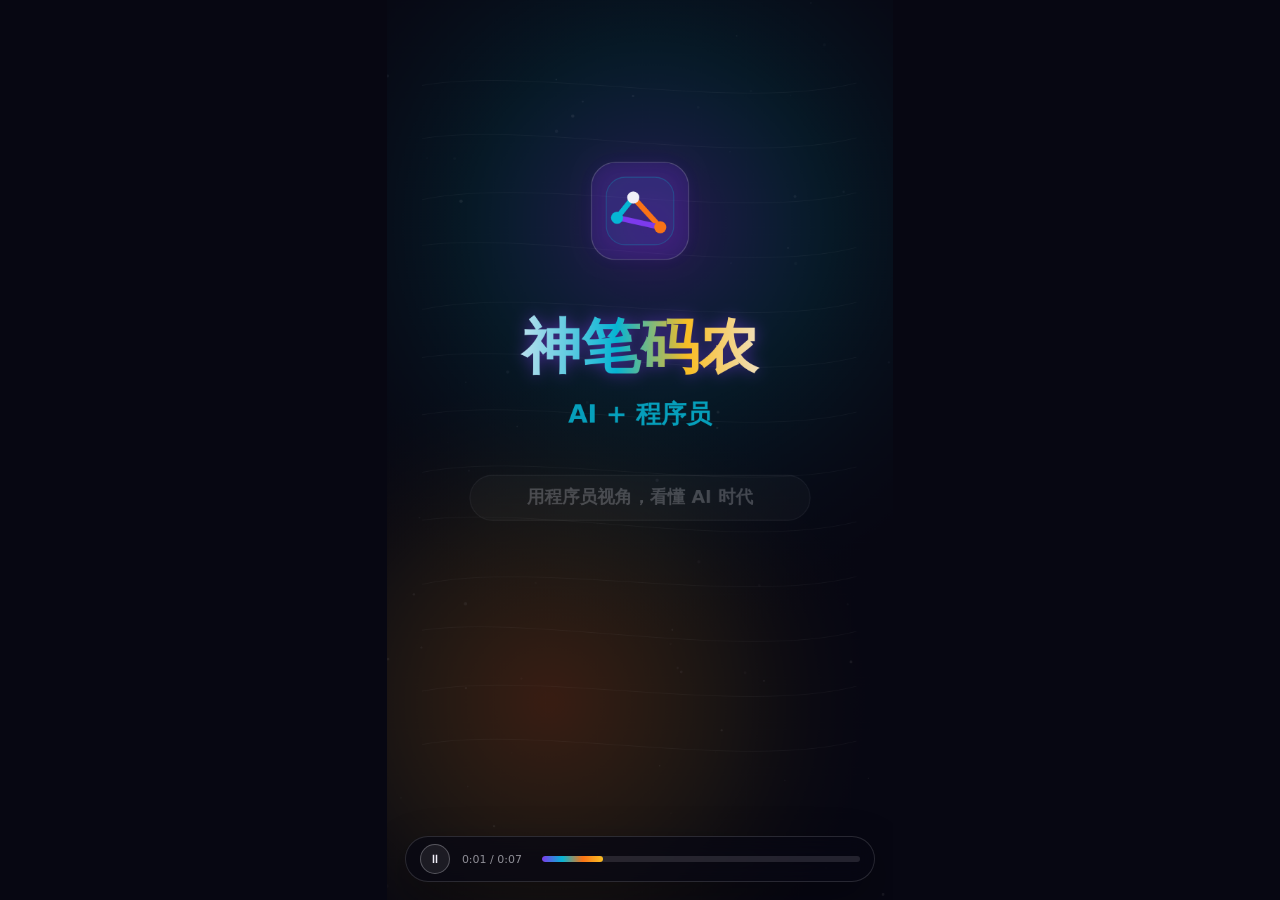
<file: stories/ai-programmer-outro.html>
<!DOCTYPE html>
<html lang="zh-CN">
<head>
<meta charset="UTF-8" />
<meta name="viewport" content="width=device-width,initial-scale=1.0,viewport-fit=cover" />
<title>神笔码农｜AI + 程序员账号片尾</title>
<style>
*{margin:0;padding:0;box-sizing:border-box}
:root{--bg:#070712;--text:#F0EFF8;--purple:#7C3AED;--orange:#F97316;--cyan:#06B6D4;--gold:#FBBF24}
html,body{width:100%;height:100%;overflow:hidden;background:var(--bg);font-family:system-ui,-apple-system,BlinkMacSystemFont,"Segoe UI",sans-serif;color:var(--text)}
body{display:flex;align-items:center;justify-content:center}
.stage{position:relative;width:min(100vw,56.25vh);height:min(100vh,177.78vw);aspect-ratio:9/16;background:#070712;overflow:hidden}
canvas{position:absolute;inset:0;width:100%;height:100%;display:block}
#controls{position:absolute;left:18px;right:18px;bottom:18px;height:46px;border:1px solid rgba(240,239,248,.14);background:rgba(7,7,18,.72);backdrop-filter:blur(14px);border-radius:999px;display:flex;align-items:center;gap:12px;padding:0 14px;z-index:20;box-shadow:0 16px 44px rgba(0,0,0,.32)}
#playBtn{width:30px;height:30px;border-radius:999px;border:1px solid rgba(240,239,248,.28);background:rgba(240,239,248,.08);color:var(--text);font-size:12px;cursor:pointer;display:flex;align-items:center;justify-content:center}
#timeLabel{font-size:11px;color:rgba(240,239,248,.58);font-variant-numeric:tabular-nums;min-width:68px}
#progressWrap{flex:1;height:6px;border-radius:999px;background:rgba(240,239,248,.12);cursor:pointer;overflow:hidden}
#progressBar{height:100%;width:0%;border-radius:999px;background:linear-gradient(90deg,var(--purple),var(--cyan),var(--orange),var(--gold))}
@media (max-width:520px){#controls{left:14px;right:14px;bottom:14px}}
</style>
</head>
<body>
<div class="stage">
  <canvas id="c" width="720" height="1280"></canvas>
  <div id="controls" aria-label="播放控制">
    <button id="playBtn" aria-label="播放或暂停">⏸</button>
    <span id="timeLabel">0:00 / 0:07</span>
    <div id="progressWrap"><div id="progressBar"></div></div>
  </div>
</div>
<script>
const canvas=document.getElementById('c');
const ctx=canvas.getContext('2d');
const W=720,H=1280,DURATION=7;
const playBtn=document.getElementById('playBtn');
const timeLabel=document.getElementById('timeLabel');
const progressWrap=document.getElementById('progressWrap');
const progressBar=document.getElementById('progressBar');
let playing=true,startTime=null,pauseOffset=0,currentTime=0,dragging=false;
const scenes=[
  {start:0,end:2.4,fadeI:.35,fadeO:.35,name:'记住账号'},
  {start:2.4,end:DURATION,fadeI:.35,fadeO:0,name:'扫码关注'}
];
const C={bg:'#070712',text:'#F0EFF8',purple:'#7C3AED',orange:'#F97316',cyan:'#06B6D4',gold:'#FBBF24',green:'#22C55E',muted:'rgba(240,239,248,.66)'};
const QR_TARGET='https://www.douyin.com/search/%E7%A5%9E%E7%AC%94%E7%A0%81%E5%86%9C?type=general';
const qrImg=new Image();qrImg.src='[data-uri]';qrImg.onload=()=>drawFrame(currentTime);
function clamp(v,a=0,b=1){return Math.max(a,Math.min(b,v))}
function easeOut(t){return 1-Math.pow(1-clamp(t),3)}
function easeInOut(t){t=clamp(t);return t<.5?2*t*t:1-Math.pow(-2*t+2,2)/2}
function sceneAlpha(progress,i){const s=scenes[i],t=progress*DURATION;if(t<s.start||t>s.end)return 0;let a=1;if(t<s.start+s.fadeI)a=(t-s.start)/s.fadeI;if(s.fadeO>0&&t>s.end-s.fadeO)a=(s.end-t)/s.fadeO;return clamp(a)}
function sceneProg(progress,i){const s=scenes[i],t=progress*DURATION;return clamp((t-s.start)/(s.end-s.start))}
function fmt(sec){const m=Math.floor(sec/60),s=Math.floor(sec%60);return `${m}:${String(s).padStart(2,'0')}`}
function text(str,x,y,size,weight='700',color=C.text,align='center',alpha=1){ctx.save();ctx.globalAlpha=alpha;ctx.fillStyle=color;ctx.textAlign=align;ctx.textBaseline='middle';ctx.font=`${weight} ${size}px system-ui,-apple-system,BlinkMacSystemFont,"Segoe UI",sans-serif`;ctx.fillText(str,x,y);ctx.restore()}
function roundRect(x,y,w,h,r,fill,stroke,alpha=1){ctx.save();ctx.globalAlpha=alpha;ctx.beginPath();ctx.roundRect(x,y,w,h,r);if(fill){ctx.fillStyle=fill;ctx.fill()}if(stroke){ctx.strokeStyle=stroke;ctx.lineWidth=1.4;ctx.stroke()}ctx.restore()}
function line(x1,y1,x2,y2,color,alpha=1,width=2){ctx.save();ctx.globalAlpha=alpha;ctx.strokeStyle=color;ctx.lineWidth=width;ctx.lineCap='round';ctx.beginPath();ctx.moveTo(x1,y1);ctx.lineTo(x2,y2);ctx.stroke();ctx.restore()}
function bg(t){
  ctx.fillStyle=C.bg;ctx.fillRect(0,0,W,H);
  const g=ctx.createRadialGradient(W*.52,H*.25,10,W*.52,H*.25,610);g.addColorStop(0,'rgba(124,58,237,.28)');g.addColorStop(.42,'rgba(6,182,212,.10)');g.addColorStop(1,'rgba(7,7,18,0)');ctx.fillStyle=g;ctx.fillRect(0,0,W,H);
  const g2=ctx.createRadialGradient(W*.32,H*.78,10,W*.32,H*.78,500);g2.addColorStop(0,'rgba(249,115,22,.20)');g2.addColorStop(.55,'rgba(251,191,36,.06)');g2.addColorStop(1,'rgba(7,7,18,0)');ctx.fillStyle=g2;ctx.fillRect(0,0,W,H);
  ctx.save();ctx.globalAlpha=.16;ctx.strokeStyle='rgba(240,239,248,.26)';ctx.lineWidth=1;for(let y=122;y<1110;y+=78){ctx.beginPath();ctx.moveTo(50,y+Math.sin(t*.45+y)*7);ctx.bezierCurveTo(210,y-28,500,y+38,668,y-4);ctx.stroke()}ctx.restore();
  for(let i=0;i<64;i++){const x=(Math.sin(t*.38+i*12.989)*43758.5453%1+1)%1*W;const y=(Math.cos(t*.26+i*78.233)*24634.6345%1+1)%1*H;const pulse=.35+.65*Math.sin(t*.95+i);ctx.fillStyle=`rgba(240,239,248,${.035+.04*pulse})`;ctx.beginPath();ctx.arc(x,y,1.0+(i%5)*.35,0,Math.PI*2);ctx.fill()}
}
function logoMark(x,y,scale,a){ctx.save();ctx.translate(x,y);ctx.scale(scale,scale);ctx.globalAlpha=a;ctx.shadowColor='rgba(124,58,237,.75)';ctx.shadowBlur=26;roundRect(-72,-72,144,144,36,'rgba(124,58,237,.16)','rgba(240,239,248,.22)',1);ctx.shadowBlur=0;roundRect(-50,-50,100,100,28,'rgba(6,182,212,.06)','rgba(6,182,212,.28)',1);line(-34,10,-10,-20,C.cyan,1,8);line(-10,-20,30,24,C.orange,1,8);line(-34,10,30,24,C.purple,1,8);[['-34,10',C.cyan],['-10,-20',C.text],['30,24',C.orange]].forEach(([p,c])=>{const [px,py]=p.split(',').map(Number);ctx.fillStyle=c;ctx.beginPath();ctx.arc(px,py,9,0,Math.PI*2);ctx.fill()});ctx.restore()}
function shimmerText(str,x,y,size,a){ctx.save();ctx.globalAlpha=a;const grad=ctx.createLinearGradient(x-210,y,x+210,y);grad.addColorStop(0,C.text);grad.addColorStop(.42,C.cyan);grad.addColorStop(.66,C.gold);grad.addColorStop(1,C.text);ctx.fillStyle=grad;ctx.textAlign='center';ctx.textBaseline='middle';ctx.font=`900 ${size}px system-ui,-apple-system,BlinkMacSystemFont,"Segoe UI",sans-serif`;ctx.shadowColor='rgba(124,58,237,.55)';ctx.shadowBlur=22;ctx.fillText(str,x,y);ctx.restore()}
function pill(str,x,y,w,color,a){roundRect(x-w/2,y-24,w,48,24,'rgba(240,239,248,.055)',color.replace('1)', '.26)'),a);text(str,x,y,21,'700',color,'center',a)}
function drawQR(x,y,size,a){
  ctx.save();ctx.globalAlpha=a;
  roundRect(x-10,y-10,size+20,size+20,30,'rgba(240,239,248,.98)','rgba(240,239,248,.88)',1);
  if(qrImg.complete&&qrImg.naturalWidth>0){
    ctx.imageSmoothingEnabled=false;
    ctx.drawImage(qrImg,x,y,size,size);
  }else{
    ctx.fillStyle='#080812';
    ctx.textAlign='center';ctx.textBaseline='middle';ctx.font='700 20px system-ui';
    ctx.fillText('抖音搜索',x+size/2,y+size/2-16);
    ctx.fillText('神笔码农',x+size/2,y+size/2+18);
  }
  ctx.restore();
}
function drawS1(p,a){
  const ia=a*easeOut(p*1.7);
  logoMark(W/2,300,.96,ia);
  shimmerText('神笔码农',W/2,500,84,a*easeOut((p-.10)*1.7));
  text('AI + 程序员',W/2,592,36,'800',C.cyan,'center',a*easeOut((p-.28)*1.7));
  roundRect(118,676,484,64,32,'rgba(240,239,248,.055)','rgba(240,239,248,.15)',a*easeOut((p-.46)*1.7));
  text('用程序员视角，看懂 AI 时代',W/2,708,25,'650','rgba(240,239,248,.82)','center',a*easeOut((p-.50)*1.7));
}
function drawS2(p,a){
  logoMark(178,218,.64,a*easeOut(p*1.55));
  shimmerText('神笔码农',420,205,58,a*easeOut((p-.04)*1.55));
  text('AI 编程 · 行业新闻 · 实战经验',420,276,23,'700',C.cyan,'center',a*easeOut((p-.14)*1.55));
  drawQR(112,386,240,a*easeOut((p-.20)*1.55));
  roundRect(386,430,220,62,31,'rgba(249,115,22,.15)','rgba(249,115,22,.35)',a*easeOut((p-.26)*1.55));
  text('抖音搜',496,461,24,'800','rgba(240,239,248,.74)','center',a*easeOut((p-.30)*1.55));
  text('神笔码农',496,548,40,'900',C.text,'center',a*easeOut((p-.38)*1.55));
  text('关注我，下期继续拆',W/2,760,29,'800',C.gold,'center',a*easeOut((p-.58)*1.55));
}
function drawFrame(progress){const t=progress*DURATION;bg(t);for(let i=0;i<scenes.length;i++){const a=sceneAlpha(progress,i);if(a<=0)continue;const p=sceneProg(progress,i);if(i===0)drawS1(p,a);if(i===1)drawS2(p,a)} }
function updateUI(){const sec=currentTime*DURATION;timeLabel.textContent=`${fmt(sec)} / ${fmt(DURATION)}`;progressBar.style.width=(currentTime*100).toFixed(2)+'%';playBtn.textContent=playing?'⏸':'▶'}
function loop(ts){if(startTime===null)startTime=ts;if(playing&&!dragging){const elapsed=(ts-startTime)/1000+pauseOffset;currentTime=clamp(elapsed/DURATION);if(currentTime>=1){playing=false;pauseOffset=DURATION;currentTime=1}}drawFrame(currentTime);updateUI();requestAnimationFrame(loop)}
playBtn.addEventListener('click',()=>{if(playing){pauseOffset=currentTime*DURATION;playing=false}else{startTime=performance.now();pauseOffset=currentTime*DURATION;playing=true}});
function seek(clientX){const r=progressWrap.getBoundingClientRect();currentTime=clamp((clientX-r.left)/r.width);pauseOffset=currentTime*DURATION;startTime=performance.now();drawFrame(currentTime);updateUI()}
progressWrap.addEventListener('pointerdown',e=>{dragging=true;seek(e.clientX);progressWrap.setPointerCapture(e.pointerId)});
progressWrap.addEventListener('pointermove',e=>{if(dragging)seek(e.clientX)});
progressWrap.addEventListener('pointerup',e=>{dragging=false;seek(e.clientX)});
window.__outro={duration:()=>DURATION,scenes:()=>scenes,drawFrame,audio:()=>false,aspect:()=> '9:16',account:()=> '神笔码农'};
requestAnimationFrame(loop);
</script>
</body>
</html>
</file>
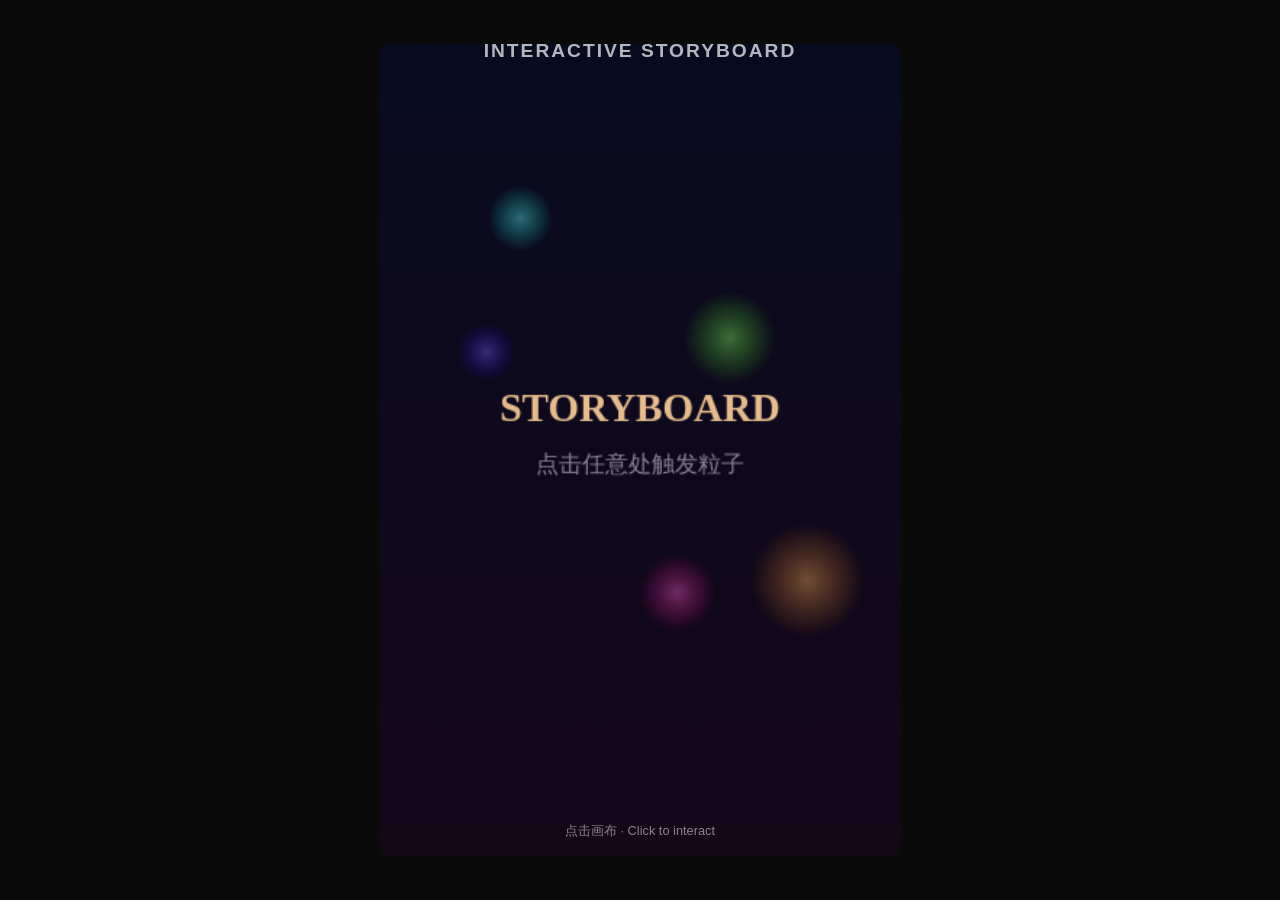
<file: stories/demo.html>
<!DOCTYPE html>
<html lang="zh">
<head>
<meta charset="UTF-8">
<meta name="viewport" content="width=device-width, initial-scale=1.0">
<style>
  * { margin: 0; padding: 0; box-sizing: border-box; }
  body {
    background: #0a0a0a;
    color: #fff;
    font-family: 'Segoe UI', sans-serif;
    height: 100vh;
    overflow: hidden;
    display: flex;
    flex-direction: column;
    align-items: center;
    justify-content: center;
  }
  canvas { border-radius: 12px; }
  h2 {
    position: absolute;
    top: 40px;
    font-size: 1.2rem;
    opacity: 0.7;
    letter-spacing: 2px;
    text-transform: uppercase;
  }
  .hint {
    position: absolute;
    bottom: 60px;
    font-size: 0.8rem;
    opacity: 0.5;
  }
</style>
</head>
<body>
<h2>Interactive Storyboard</h2>
<canvas id="c" width="360" height="560"></canvas>
<p class="hint">点击画布 · Click to interact</p>
<script>
const canvas = document.getElementById('c');
const ctx = canvas.getContext('2d');
let t = 0, clicked = false, particles = [];

function resize() {
  const vw = window.innerWidth, vh = window.innerHeight;
  const scale = Math.min(vw / 400, vh / 620);
  canvas.style.width = (360 * scale) + 'px';
  canvas.style.height = (560 * scale) + 'px';
}
resize();
window.addEventListener('resize', resize);

class Particle {
  constructor(x, y) {
    this.x = x; this.y = y;
    this.vx = (Math.random() - 0.5) * 6;
    this.vy = (Math.random() - 0.5) * 6 - 2;
    this.life = 1;
    this.hue = Math.random() * 60 + 20;
    this.r = Math.random() * 6 + 2;
  }
  update() {
    this.x += this.vx; this.y += this.vy;
    this.vy += 0.15; this.life -= 0.02;
  }
  draw(ctx) {
    ctx.save();
    ctx.globalAlpha = this.life;
    ctx.fillStyle = `hsl(${this.hue},100%,60%)`;
    ctx.beginPath();
    ctx.arc(this.x, this.y, this.r, 0, Math.PI * 2);
    ctx.fill();
    ctx.restore();
  }
}

canvas.addEventListener('click', e => {
  const rect = canvas.getBoundingClientRect();
  const scaleX = canvas.width / rect.width;
  const scaleY = canvas.height / rect.height;
  const cx = (e.clientX - rect.left) * scaleX;
  const cy = (e.clientY - rect.top) * scaleY;
  for (let i = 0; i < 40; i++) particles.push(new Particle(cx, cy));
  clicked = true;
});

function draw() {
  ctx.clearRect(0, 0, 360, 560);

  // Background gradient
  const bg = ctx.createLinearGradient(0, 0, 0, 560);
  bg.addColorStop(0, `hsl(${220 + Math.sin(t * 0.01) * 20}, 60%, 8%)`);
  bg.addColorStop(1, `hsl(${280 + Math.sin(t * 0.008) * 20}, 60%, 6%)`);
  ctx.fillStyle = bg;
  ctx.fillRect(0, 0, 360, 560);

  // Floating orbs
  for (let i = 0; i < 5; i++) {
    const x = 180 + Math.sin(t * 0.02 + i * 1.3) * 120;
    const y = 280 + Math.cos(t * 0.015 + i * 1.1) * 160;
    const r = 30 + Math.sin(t * 0.03 + i) * 10;
    const g = ctx.createRadialGradient(x, y, 0, x, y, r);
    const hue = (t * 0.5 + i * 72) % 360;
    g.addColorStop(0, `hsla(${hue},100%,70%,0.4)`);
    g.addColorStop(1, `hsla(${hue},100%,50%,0)`);
    ctx.fillStyle = g;
    ctx.beginPath();
    ctx.arc(x, y, r, 0, Math.PI * 2);
    ctx.fill();
  }

  // Center text
  ctx.save();
  ctx.textAlign = 'center';
  ctx.font = `bold ${28 + Math.sin(t * 0.05) * 3}px 'Segoe UI'`;
  ctx.fillStyle = `hsla(${(t * 0.5) % 360},100%,80%,0.9)`;
  ctx.fillText('STORYBOARD', 180, 260);
  ctx.font = '16px Segoe UI';
  ctx.fillStyle = 'rgba(255,255,255,0.5)';
  ctx.fillText(clicked ? '✨ 已触发粒子效果' : '点击任意处触发粒子', 180, 295);
  ctx.restore();

  // Particles
  particles = particles.filter(p => p.life > 0);
  particles.forEach(p => { p.update(); p.draw(ctx); });

  t++;
  requestAnimationFrame(draw);
}
draw();
</script>
</body>
</html>
</file>
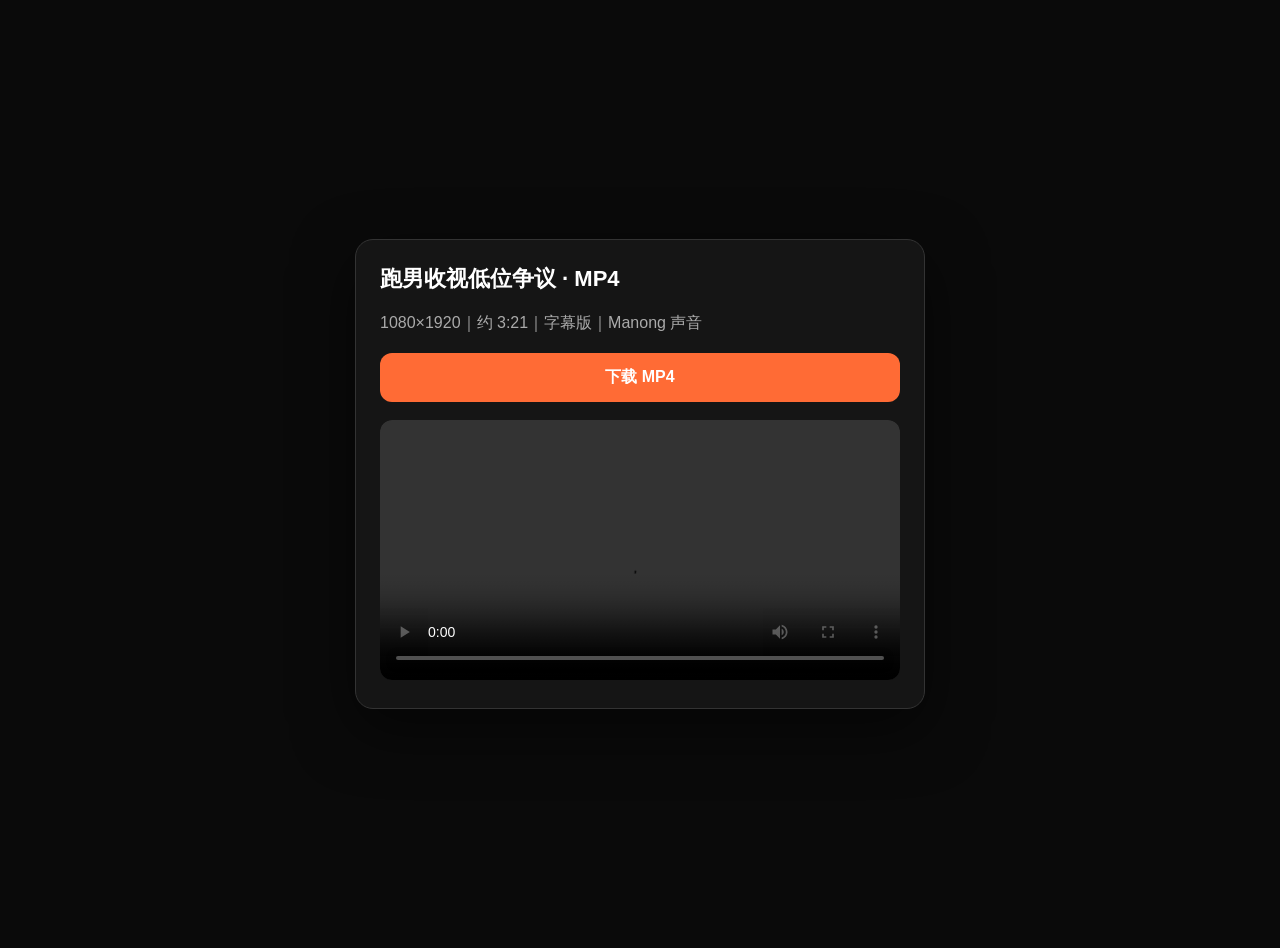
<file: clients/wujun4code/running-man-low-rating/download.html>
<!doctype html>
<html lang="zh-CN">
<head>
<meta charset="utf-8">
<meta name="viewport" content="width=device-width,initial-scale=1">
<title>下载：跑男收视低位争议 MP4</title>
<style>
body{margin:0;min-height:100vh;display:flex;align-items:center;justify-content:center;background:#0a0a0a;color:#fff;font-family:-apple-system,BlinkMacSystemFont,"PingFang SC","Microsoft YaHei",sans-serif;padding:24px}main{max-width:520px;width:100%;background:#151515;border:1px solid #333;border-radius:18px;padding:24px;box-shadow:0 20px 60px #0008}h1{font-size:22px;margin:0 0 10px}.muted{color:#aaa;line-height:1.6}.btn{display:block;text-align:center;margin-top:18px;padding:14px 18px;border-radius:12px;background:#ff6b35;color:#fff;text-decoration:none;font-weight:800}video{width:100%;border-radius:12px;margin-top:18px;background:#000}</style>
</head>
<body><main>
<h1>跑男收视低位争议 · MP4</h1>
<p class="muted">1080×1920｜约 3:21｜字幕版｜Manong 声音</p>
<a class="btn" href="running-man-captioned-final.mp4" download>下载 MP4</a>
<video controls src="running-man-captioned-final.mp4"></video>
</main></body>
</html>
</file>
